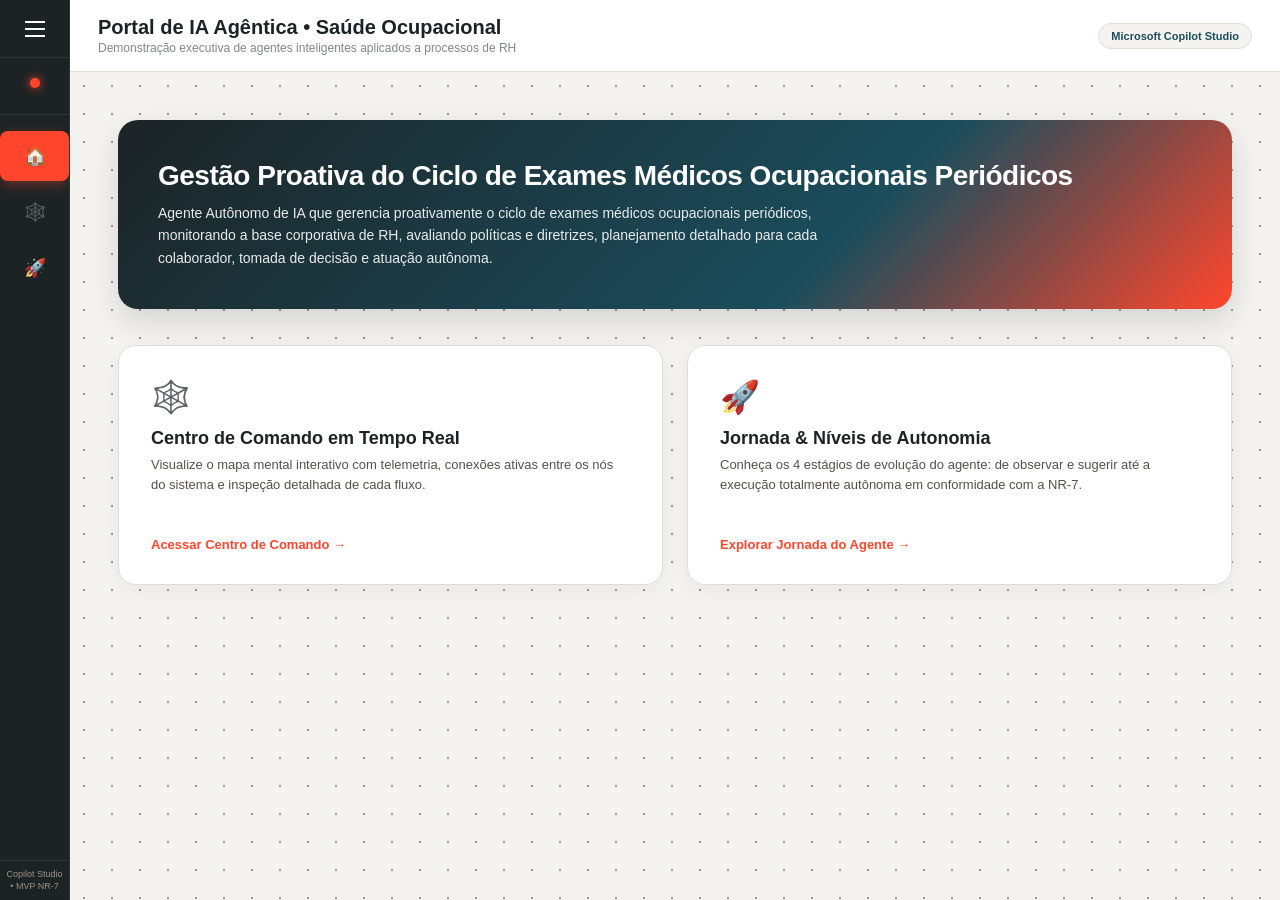
<file: index.html>
<!DOCTYPE html>
<html lang="pt-BR">
<head>
  <meta charset="UTF-8">
  <meta name="viewport" content="width=device-width, initial-scale=1.0">
  <title>Kyndryl Agentic AI • Portal</title>
  <link rel="stylesheet" href="css/variables.css">
  <link rel="stylesheet" href="css/layout.css">
  <style>
    .home-content {
      flex: 1;
      background-color: var(--kyn-sand-bg);
      background-image: radial-gradient(var(--kyn-sand-gray) 1.2px, transparent 1.2px);
      background-size: 28px 28px;
      padding: 48px;
      overflow-y: auto;
    }

    .hero-banner {
      background: linear-gradient(135deg, var(--kyn-dark) 0%, var(--kyn-teal-deep) 65%, var(--kyn-red) 100%);
      color: white;
      padding: 40px;
      border-radius: 20px;
      box-shadow: 0 12px 30px rgba(28, 35, 37, 0.15);
      margin-bottom: 36px;
    }

    .hero-banner h1 { font-size: 28px; font-weight: 800; letter-spacing: -0.5px; }
    .hero-banner p { font-size: 14px; opacity: 0.9; margin-top: 10px; max-width: 680px; line-height: 1.6; }

    .hub-grid {
      display: grid;
      grid-template-columns: 1fr 1fr;
      gap: 24px;
    }

    .hub-card {
      background: white;
      border: 1px solid var(--kyn-border);
      border-radius: 18px;
      padding: 32px;
      text-decoration: none;
      color: inherit;
      box-shadow: 0 6px 22px rgba(28, 35, 37, 0.05);
      transition: transform 0.2s, box-shadow 0.2s, border-color 0.2s;
      display: flex;
      flex-direction: column;
      justify-content: space-between;
      height: 240px;
    }

    .hub-card:hover {
      transform: translateY(-5px);
      box-shadow: 0 16px 36px rgba(28, 35, 37, 0.12);
      border-color: var(--kyn-red);
    }

    .hub-card-icon { font-size: 32px; margin-bottom: 12px; }
    .hub-card h3 { font-size: 18px; font-weight: 700; color: var(--kyn-dark); }
    .hub-card p { font-size: 13px; color: var(--kyn-gray-dark); margin-top: 6px; line-height: 1.5; }
    .hub-link-action { font-size: 13px; font-weight: 700; color: var(--kyn-red); margin-top: 16px; }
  </style>
</head>
<body>

  <!-- Menu Lateral Global -->
  <aside class="global-sidebar" id="globalSidebar">
    <!-- Botão de Menu Sanduíche -->
    <button class="sidebar-toggle" onclick="toggleSidebar()" title="Abrir/Fechar menu">
      <span></span>
      <span></span>
      <span></span>
    </button>
    <div>
      <div class="sidebar-header">
        <div class="brand-logo">
          <div class="dot"></div>
          <div>
            <h2>Kyndryl AI</h2>
            <span>Agentic Framework</span>
          </div>
        </div>
      </div>
      <nav class="sidebar-nav">
        <a href="index.html" class="nav-link active">
          <span class="nav-icon">🏠</span> Início / Visão Geral
        </a>
        <a href="command-center.html" class="nav-link">
          <span class="nav-icon">🕸️</span> Centro de Comando
        </a>
        <a href="agent-journey.html" class="nav-link">
          <span class="nav-icon">🚀</span> Jornada & Autonomia
        </a>
      </nav>
    </div>
    <div class="sidebar-footer">
      <span>Copilot Studio • MVP NR-7</span>
    </div>
  </aside>

  <!-- Conteúdo Principal -->
  <div class="main-wrapper">
    <header class="page-header">
      <div>
        <h1>Portal de IA Agêntica • Saúde Ocupacional</h1>
        <p>Demonstração executiva de agentes inteligentes aplicados a processos de RH</p>
      </div>
      <span class="badge-tag">Microsoft Copilot Studio</span>
    </header>

    <main class="home-content">
      <div class="hero-banner">
        <h1>Gestão Proativa do Ciclo de Exames Médicos Ocupacionais Periódicos</h1>
        <p>Agente Autônomo de IA que gerencia proativamente o ciclo de exames médicos ocupacionais periódicos, monitorando a base corporativa de RH, avaliando políticas e diretrizes, planejamento detalhado para cada colaborador, tomada de decisão e atuação autônoma.</p>
      </div>

      <div class="hub-grid">
        <a href="command-center.html" class="hub-card">
          <div>
            <div class="hub-card-icon">🕸️</div>
            <h3>Centro de Comando em Tempo Real</h3>
            <p>Visualize o mapa mental interativo com telemetria, conexões ativas entre os nós do sistema e inspeção detalhada de cada fluxo.</p>
          </div>
          <div class="hub-link-action">Acessar Centro de Comando →</div>
        </a>

        <a href="agent-journey.html" class="hub-card">
          <div>
            <div class="hub-card-icon">🚀</div>
            <h3>Jornada & Níveis de Autonomia</h3>
            <p>Conheça os 4 estágios de evolução do agente: de observar e sugerir até a execução totalmente autônoma em conformidade com a NR-7.</p>
          </div>
          <div class="hub-link-action">Explorar Jornada do Agente →</div>
        </a>

      </div>
    </main>
  </div>

  <script src="js/navigation.js"></script>
</body>
</html>
</file>
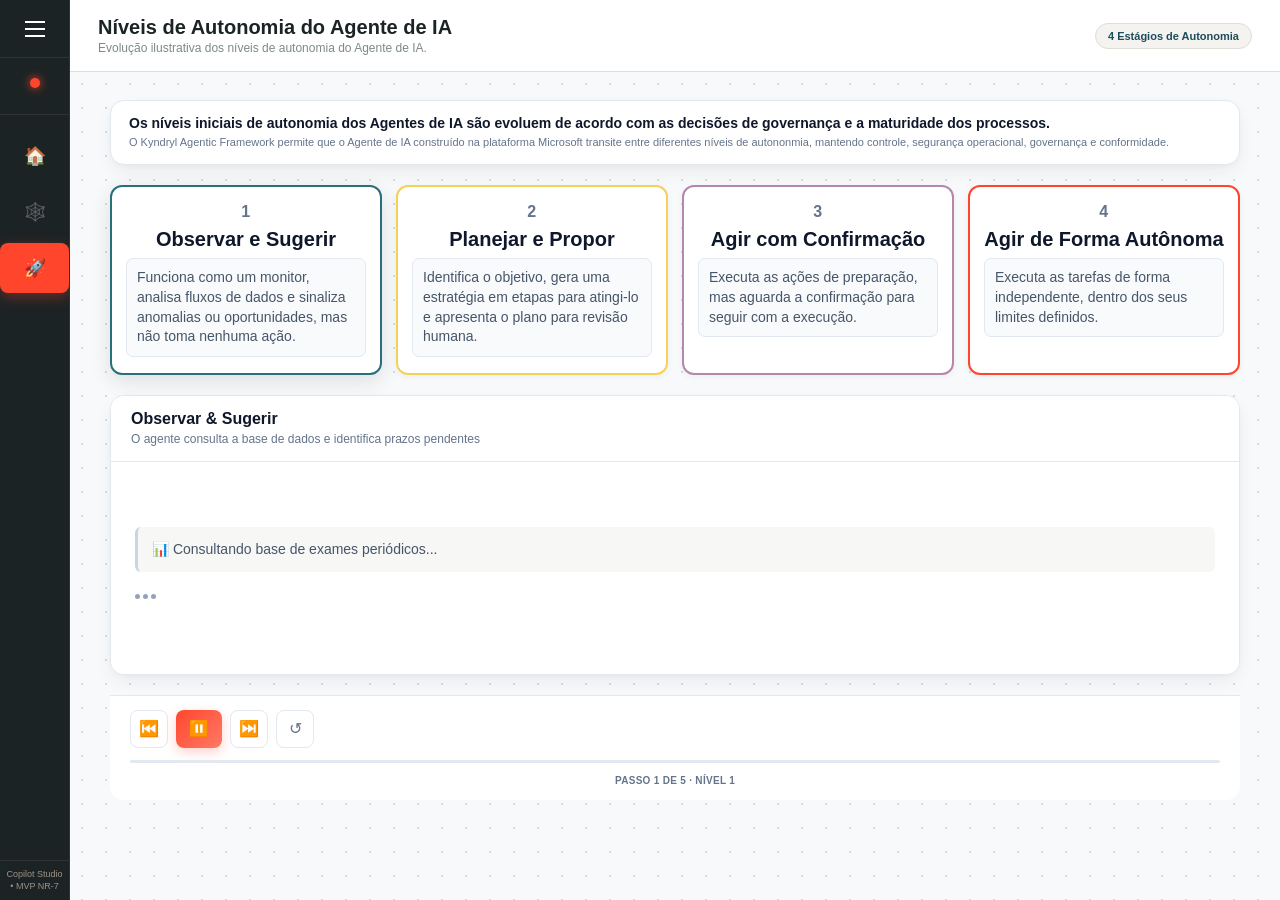
<file: agent-journey.html>
<!DOCTYPE html>
<html lang="pt-BR">
<head>
  <meta charset="UTF-8">
  <meta name="viewport" content="width=device-width, initial-scale=1.0">
  <title>Kyndryl Agentic AI • Jornada do Agente</title>
  <link rel="stylesheet" href="css/variables.css">
  <link rel="stylesheet" href="css/layout.css">
  <link rel="stylesheet" href="css/journey.css">
</head>
<body>

  <!-- Menu Lateral Global -->
  <aside class="global-sidebar" id="globalSidebar">
    <!-- Botão de Menu Sanduíche -->
    <button class="sidebar-toggle" onclick="toggleSidebar()" title="Abrir/Fechar menu">
      <span></span>
      <span></span>
      <span></span>
    </button>
    <div>
      <div class="sidebar-header">
        <div class="brand-logo">
          <div class="dot"></div>
          <div>
            <h2>Kyndryl AI</h2>
            <span>Agentic Framework</span>
          </div>
        </div>
      </div>
      <nav class="sidebar-nav">
        <a href="index.html" class="nav-link">
          <span class="nav-icon">🏠</span> Início / Visão Geral
        </a>
        <a href="command-center.html" class="nav-link">
          <span class="nav-icon">🕸️</span> Centro de Comando
        </a>
        <a href="agent-journey.html" class="nav-link active">
          <span class="nav-icon">🚀</span> Jornada & Autonomia
        </a>
      </nav>
    </div>
    <div class="sidebar-footer">
      <span>Copilot Studio • MVP NR-7</span>
    </div>
  </aside>

  <div class="main-wrapper">
    <header class="page-header">
      <div>
        <h1>Níveis de Autonomia do Agente de IA</h1>
        <p>Evolução ilustrativa dos níveis de autonomia do Agente de IA.</p>
      </div>
      <span class="badge-tag">4 Estágios de Autonomia</span>
    </header>

    <main class="journey-container">
      <div class="journey-intro">
        <h2>Os níveis iniciais de autonomia dos Agentes de IA são evoluem de acordo com as decisões de governança e a maturidade dos processos.</h2>
        <p>O Kyndryl Agentic Framework permite que o Agente de IA construído na plataforma Microsoft transite entre diferentes níveis de autononmia, mantendo controle, segurança operacional, governança e conformidade.</p>
      </div>

      <!-- PLAYER INTERATIVO -->
      <div class="journey-player">
        <!-- Timeline dos 4 Estágios -->
        <div class="journey-timeline" id="journeyTimeline"></div>

        <!-- Tela do Player -->
        <div class="journey-screen">
          <div class="journey-screen-header">
            <div>
              <h3 id="journeyScreenTitle">Observar & Sugerir</h3>
              <p id="journeyScreenDesc">O agente consulta a base de dados e identifica prazos pendentes</p>
            </div>
          </div>
          <div class="journey-log" id="journeyLog"></div>
        </div>

        <!-- Controles -->
        <div class="journey-controls">
          <div class="journey-control-buttons">
            <button id="journeyPrevBtn" class="journey-btn" title="Estágio anterior">⏮️</button>
            <button id="journeyPlayBtn" class="journey-btn play-btn" title="Reproduzir">▶️</button>
            <button id="journeyNextBtn" class="journey-btn" title="Próximo estágio">⏭️</button>
            <button id="journeyRestartBtn" class="journey-btn" title="Reiniciar">↺</button>
          </div>

          <div class="journey-progress">
            <div class="journey-progress-bar"></div>
          </div>

          <span id="journeyStepLabel" class="journey-step-label">Passo 1 de 5 · Nível 1</span>
        </div>
      </div>
    </main>
  </div>

  <script src="js/navigation.js"></script>
  <script src="js/journey-player.js"></script>
</body>
</html>
</file>
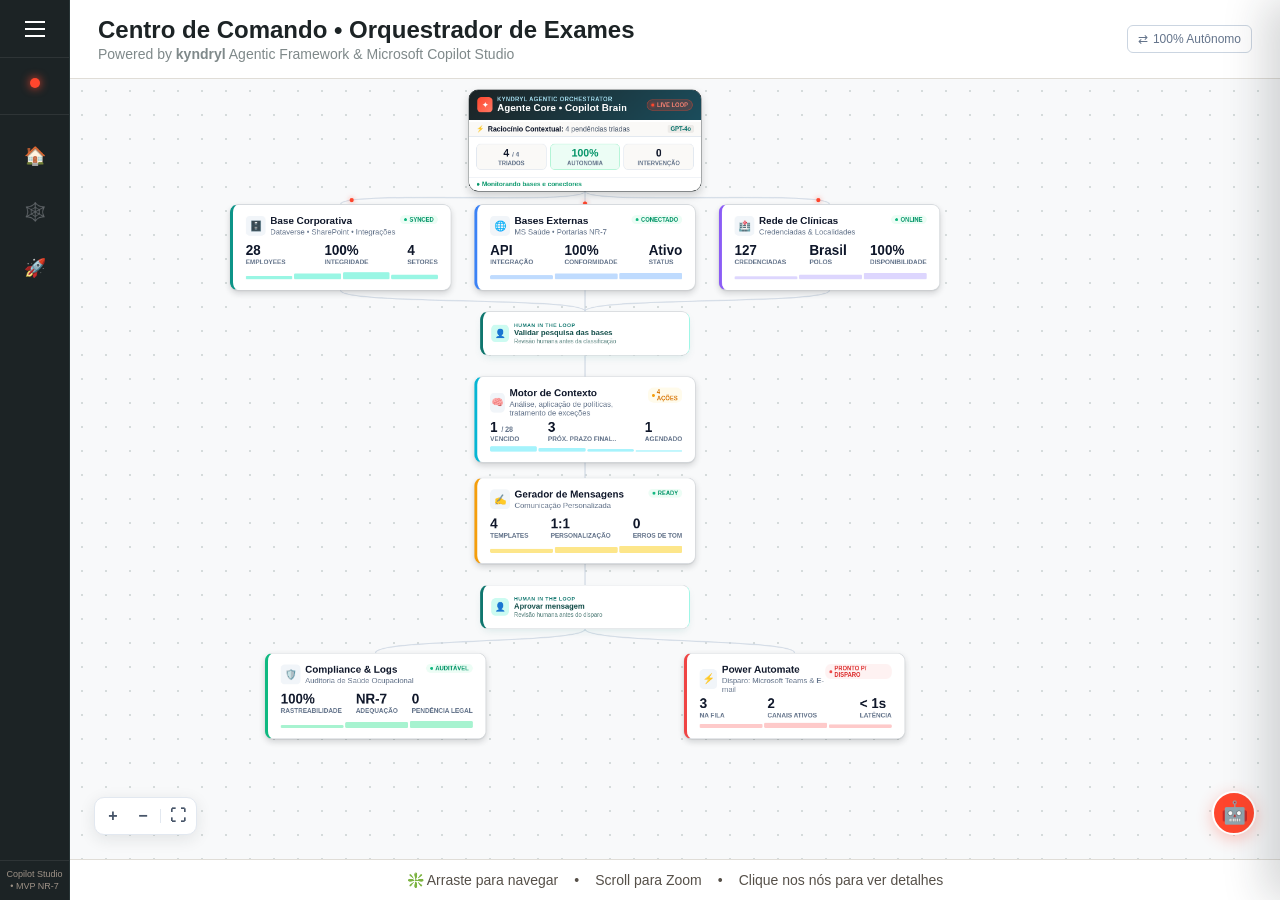
<file: command-center hitl.html>
<!DOCTYPE html>
<html lang="pt-BR">
<head>
  <meta charset="UTF-8">
  <meta name="viewport" content="width=device-width, initial-scale=1.0">
  <title>Kyndryl Agentic AI • Command Centre</title>

  <link rel="stylesheet" href="css/agent-chat.css">
  <link rel="stylesheet" href="css/variables.css">
  <link rel="stylesheet" href="css/layout.css">
  <link rel="stylesheet" href="css/command-center htil.css">
  <link rel="stylesheet" href="css/drawer.css">
</head>
<body>

  <!-- Menu Lateral Global -->
  <aside class="global-sidebar" id="globalSidebar">
    <!-- Botão de Menu Sanduíche -->
    <button class="sidebar-toggle" onclick="toggleSidebar()" title="Abrir/Fechar menu">
      <span></span>
      <span></span>
      <span></span>
    </button>
    <div>
      <div class="sidebar-header">
        <div class="brand-logo">
          <div class="dot"></div>
          <div>
            <h2>Kyndryl AI</h2>
            <span>Agentic Framework</span>
          </div>
        </div>
      </div>
      <nav class="sidebar-nav">
        <a href="index.html" class="nav-link">
          <span class="nav-icon">🏠</span> Início / Visão Geral
        </a>
        <a href="command-center.html" class="nav-link active">
          <span class="nav-icon">🕸️</span> Centro de Comando
        </a>
        <a href="agent-journey.html" class="nav-link">
          <span class="nav-icon">🚀</span> Jornada & Autonomia
        </a>
      </nav>
    </div>
    <div class="sidebar-footer">
      <span>Copilot Studio • MVP NR-7</span>
    </div>
  </aside>

  <!-- Conteúdo Principal -->
  <div class="main-wrapper">
    <header class="page-header">
      <div>
        <h1>Centro de Comando • Orquestrador de Exames</h1>
        <p>Powered by <strong>kyndryl</strong> Agentic Framework & Microsoft Copilot Studio</p>
      </div>
      <a class="header-view-switch" href="command-center.html" aria-label="Voltar ao fluxo padrão">
        <span aria-hidden="true">⇄</span> 100% Autônomo
      </a>
    </header>

    <!-- Canvas Viewport -->
    <main class="canvas-viewport" id="viewport">
      <div class="canvas-world" id="canvasWorld">
        <svg class="connection-layer" id="svgConnections"></svg>

        <div class="nodes-layer">

          <!-- ==========================================
               NÍVEL 1: AGENTE CORE
          =========================================== -->
          <div class="card card-center pos-core border-purple theme-purple" id="node-core" onclick="handleCardClick('copilotAgent')">
            <div class="center-header">
              <div class="center-title-group">
                <div class="agent-avatar"><span class="avatar-spark">✦</span></div>
                <div>
                  <span class="center-tag">Kyndryl Agentic Orchestrator</span>
                  <h2>Agente Core • Copilot Brain</h2>
                </div>
              </div>
              <span class="badge-live-pulse"><span class="pulse-dot"></span>LIVE LOOP</span>
            </div>

            <div class="agent-status-bar">
              <span class="status-indicator">⚡</span>
              <span class="status-text"><strong>Raciocínio Contextual:</strong> 4 pendências triadas</span>
              <span class="status-chip">GPT-4o</span>
            </div>

            <div class="center-metrics-grid">
              <div class="center-metric-box">
                <div class="c-val">4 <span>/ 4</span></div>
                <div class="c-lbl">Triados</div>
              </div>
              <div class="center-metric-box highlight">
                <div class="c-val">100%</div>
                <div class="c-lbl">Autonomia</div>
              </div>
              <div class="center-metric-box">
                <div class="c-val">0</div>
                <div class="c-lbl">Intervenção</div>
              </div>
            </div>

            <div class="center-footer">
              <span class="footer-state">● Monitorando bases e conectores</span>
            </div>
          </div>

          <!-- ==========================================
               NÍVEL 2: FONTES DE DADOS E CONECTORES
          =========================================== -->
          <!-- 2.1 Bases Corporativa -->
          <div class="card border-teal theme-teal" id="node-corporate-db" onclick="handleCardClick('database')">
            <div class="card-head">
              <div class="card-title-group">
                <div class="icon-box">🗄️</div>
                <div>
                  <h4>Base Corporativa</h4>
                  <p>Dataverse • SharePoint • Integrações</p>
                </div>
              </div>
              <span class="badge badge-healthy"><span class="badge-dot"></span>Synced</span>
            </div>
            <div class="metrics">
              <div class="metric-item"><div class="metric-val">28</div><div class="metric-label">Employees</div></div>
              <div class="metric-item"><div class="metric-val">100%</div><div class="metric-label">Integridade</div></div>
              <div class="metric-item"><div class="metric-val">4</div><div class="metric-label">Setores</div></div>
            </div>
            <div class="mini-chart">
              <div class="bar" style="height: 50%;"></div>
              <div class="bar" style="height: 80%;"></div>
              <div class="bar" style="height: 100%;"></div>
              <div class="bar" style="height: 70%;"></div>
            </div>
          </div>

          <!-- 2.2 Bases Externas -->
          <div class="card border-blue theme-blue" id="node-external-ms" onclick="handleCardClick('externalBases')">
            <div class="card-head">
              <div class="card-title-group">
                <div class="icon-box">🌐</div>
                <div>
                  <h4>Bases Externas</h4>
                  <p>MS Saúde • Portarias NR-7</p>
                </div>
              </div>
              <span class="badge badge-healthy"><span class="badge-dot"></span>Conectado</span>
            </div>
            <div class="metrics">
              <div class="metric-item"><div class="metric-val">API</div><div class="metric-label">Integração</div></div>
              <div class="metric-item"><div class="metric-val">100%</div><div class="metric-label">Conformidade</div></div>
              <div class="metric-item"><div class="metric-val">Ativo</div><div class="metric-label">Status</div></div>
            </div>
            <div class="mini-chart">
              <div class="bar" style="height: 60%;"></div>
              <div class="bar" style="height: 85%;"></div>
              <div class="bar" style="height: 95%;"></div>
            </div>
          </div>

          <!-- 2.3 Rede de Clínicas -->
          <div class="card border-purple theme-purple" id="node-clinics" onclick="handleCardClick('clinics')">
            <div class="card-head">
              <div class="card-title-group">
                <div class="icon-box">🏥</div>
                <div>
                  <h4>Rede de Clínicas</h4>
                  <p>Credenciadas & Localidades</p>
                </div>
              </div>
              <span class="badge badge-healthy"><span class="badge-dot"></span>Online</span>
            </div>
            <div class="metrics">
              <div class="metric-item"><div class="metric-val">127</div><div class="metric-label">Credenciadas</div></div>
              <div class="metric-item"><div class="metric-val">Brasil</div><div class="metric-label">Polos</div></div>
              <div class="metric-item"><div class="metric-val">100%</div><div class="metric-label">Disponibilidade</div></div>
            </div>
            <div class="mini-chart">
              <div class="bar" style="height: 40%;"></div>
              <div class="bar" style="height: 70%;"></div>
              <div class="bar" style="height: 90%;"></div>
            </div>
          </div>

          <!-- ==========================================
               NÍVEL 3: HUMAN IN THE LOOP - PESQUISA
          =========================================== -->
          <div class="card human-loop-card border-human" id="node-hitl-research" onclick="handleCardClick('hitlResearch')">
            <div class="human-loop-content">
              <div class="human-loop-icon">👤</div>
              <div>
                <span class="human-loop-kicker">Human in the loop</span>
                <h4>Validar pesquisa das bases</h4>
                <p>Revisão humana antes da classificação</p>
              </div>
            </div>
          </div>

          <!-- ==========================================
               NÍVEL 4: PROCESSAMENTO CENTRAL
          =========================================== -->
          <!-- Motor de Contexto -->
          <div class="card border-aqua theme-aqua" id="node-context-engine" onclick="handleCardClick('triage')">
            <div class="card-head">
              <div class="card-title-group">
                <div class="icon-box">🧠</div>
                <div>
                  <h4>Motor de Contexto</h4>
                  <p>Análise, aplicação de políticas, tratamento de exceções</p>
                </div>
              </div>
              <span class="badge badge-watch"><span class="badge-dot"></span>4 Ações</span>
            </div>
            <div class="metrics">
              <div class="metric-item"><div class="metric-val">1 <span>/ 28</span></div><div class="metric-label">Vencido</div></div>
              <div class="metric-item"><div class="metric-val">3</div><div class="metric-label">Próx. Prazo Final..</div></div>
              <div class="metric-item"><div class="metric-val">1</div><div class="metric-label">Agendado</div></div>
            </div>
            <div class="mini-chart">
              <div class="bar" style="height: 90%;"></div>
              <div class="bar" style="height: 60%;"></div>
              <div class="bar" style="height: 40%;"></div>
              <div class="bar" style="height: 20%;"></div>
            </div>
          </div>

          <!-- ==========================================
            NÍVEL 5: COMUNICAÇÃO
          =========================================== -->
          <!-- Gerador de Mensagens -->
          <div class="card border-amber theme-amber" id="node-msg-gen" onclick="handleCardClick('promptEngine')">
            <div class="card-head">
              <div class="card-title-group">
                <div class="icon-box">✍️</div>
                <div>
                  <h4>Gerador de Mensagens</h4>
                  <p>Comunicação Personalizada</p>
                </div>
              </div>
              <span class="badge badge-healthy"><span class="badge-dot"></span>Ready</span>
            </div>
            <div class="metrics">
              <div class="metric-item"><div class="metric-val">4</div><div class="metric-label">Templates</div></div>
              <div class="metric-item"><div class="metric-val">1:1</div><div class="metric-label">Personalização</div></div>
              <div class="metric-item"><div class="metric-val">0</div><div class="metric-label">Erros de Tom</div></div>
            </div>
            <div class="mini-chart">
              <div class="bar" style="height: 60%;"></div>
              <div class="bar" style="height: 80%;"></div>
              <div class="bar" style="height: 100%;"></div>
            </div>
          </div>

          <!-- ==========================================
               NÍVEL 6: HUMAN IN THE LOOP - MENSAGEM
          =========================================== -->
          <div class="card human-loop-card border-human" id="node-hitl-message" onclick="handleCardClick('hitlMessage')">
            <div class="human-loop-content">
              <div class="human-loop-icon">👤</div>
              <div>
                <span class="human-loop-kicker">Human in the loop</span>
                <h4>Aprovar mensagem</h4>
                <p>Revisão humana antes do disparo</p>
              </div>
            </div>
          </div>

          <!-- ==========================================
               NÍVEL 7: EXECUÇÃO & AUDITORIA
          =========================================== -->
          <!-- 5.1 Compliance & Logs -->
          <div class="card border-green theme-green" id="node-compliance" onclick="handleCardClick('compliance')">
            <div class="card-head">
              <div class="card-title-group">
                <div class="icon-box">🛡️</div>
                <div>
                  <h4>Compliance & Logs</h4>
                  <p>Auditoria de Saúde Ocupacional</p>
                </div>
              </div>
              <span class="badge badge-healthy"><span class="badge-dot"></span>Auditável</span>
            </div>
            <div class="metrics">
              <div class="metric-item"><div class="metric-val">100%</div><div class="metric-label">Rastreabilidade</div></div>
              <div class="metric-item"><div class="metric-val">NR-7</div><div class="metric-label">Adequação</div></div>
              <div class="metric-item"><div class="metric-val">0</div><div class="metric-label">Pendência Legal</div></div>
            </div>
            <div class="mini-chart">
              <div class="bar" style="height: 40%;"></div>
              <div class="bar" style="height: 80%;"></div>
              <div class="bar" style="height: 100%;"></div>
            </div>
          </div>

          <!-- 5.2 Disparador Multicanal -->
          <div class="card border-red theme-red" id="node-dispatch" onclick="handleCardClick('dispatch')">
            <div class="card-head">
              <div class="card-title-group">
                <div class="icon-box">⚡</div>
                <div>
                  <h4>Power Automate</h4>
                  <p>Disparo: Microsoft Teams & E-mail</p>
                </div>
              </div>
              <span class="badge badge-action"><span class="badge-dot"></span>Pronto p/ Disparo</span>
            </div>
            <div class="metrics">
              <div class="metric-item"><div class="metric-val">3</div><div class="metric-label">Na Fila</div></div>
              <div class="metric-item"><div class="metric-val">2</div><div class="metric-label">Canais Ativos</div></div>
              <div class="metric-item"><div class="metric-val">&lt; 1s</div><div class="metric-label">Latência</div></div>
            </div>
            <div class="mini-chart">
              <div class="bar" style="height: 70%;"></div>
              <div class="bar" style="height: 90%;"></div>
              <div class="bar" style="height: 60%;"></div>
            </div>
          </div>

        </div> <!-- /nodes-layer -->
      </div> <!-- /canvasWorld -->

      <!-- Controles Flutuantes (Esquerda) -->
      <div class="canvas-controls canvas-controls-left">
        <button class="btn-ctrl" onclick="zoomIn()" title="Aproximar (+)">+</button>
        <button class="btn-ctrl" onclick="zoomOut()" title="Afastar (-)">−</button>
        <div class="ctrl-divider"></div>
        <button class="btn-ctrl" onclick="fitView()" title="Ajustar à Tela">⛶</button>
      </div>

      <!-- Botão FAB do Agente (Direita) -->
      <button class="fab-agent-button" onclick="openAgentChat()" title="Conversar com o AI Agent">🤖</button>
    </main>

    <!-- Rodapé -->
    <footer style="padding: 12px 28px; background: white; border-top: 1px solid var(--kyn-border); font-size: 12px; color: var(--kyn-gray-dark); display: flex; justify-content: center; gap: 16px; z-index: 20;">
      <span>❇️ Arraste para navegar</span>
      <span>•</span>
      <span>Scroll para Zoom</span>
      <span>•</span>
      <span>Clique nos nós para ver detalhes</span>
    </footer>
  </div>

  <!-- Drawer Lateral -->
  <div class="drawer-overlay" id="drawerOverlay" onclick="closeDrawer()"></div>
  <aside class="drawer" id="sideDrawer">
    <div class="drawer-header">
      <div class="drawer-title-group">
        <span class="drawer-dot" id="drawerDot"></span>
        <div>
          <h2 id="drawerTitle">Módulo do Agente</h2>
          <p id="drawerSummary">Status e Ações</p>
        </div>
      </div>
      <button class="btn-close" onclick="closeDrawer()" title="Fechar (ESC)">✕</button>
    </div>
    <div class="drawer-subheader">
      <span class="owner-badge" id="drawerOwner">Orquestrado por Kyndryl Agentic AI</span>
    </div>
    <div class="drawer-body" id="drawerActionsList"></div>
    <div class="drawer-footer">
      <button class="btn-composer" onclick="openAgentChat()">
        <span>✦</span> Conversar com o AI Agent
      </button>
    </div>
  </aside>

  <!-- AI AGENT CHAT -->
  <div class="agent-chat-overlay" id="agentChatOverlay" onclick="closeAgentChat()"></div>
  <aside class="agent-chat" id="agentChat">
    <div class="agent-chat-header">
      <div class="agent-chat-title">
        <div class="agent-chat-avatar">✦</div>
        <div>
          <span class="agent-chat-label">Kyndryl Agentic AI</span>
          <h2>Health AI Agent</h2>
          <span class="agent-chat-status" id="agentProfileStatus">
            <span class="agent-online-dot"></span>
            Online • Connected to employee data
          </span>
        </div>
      </div>
      <div class="agent-header-actions">
        <button class="agent-profile-button" id="agentProfileButton" type="button" onclick="toggleProfileMenu()" title="Alterar perfil" aria-label="Alterar perfil">👤</button>
        <button class="agent-chat-close" type="button" onclick="closeAgentChat()" title="Fechar">✕</button>
      </div>
    </div>

    <div class="agent-chat-messages" id="agentChatMessages">
      <div class="agent-message agent">
        <div class="message-avatar">✦</div>
        <div class="message-content">
          <div class="message-author">AI Agent</div>
          <div class="message-bubble">
            Olá! 👋 Estou conectado à base de funcionários.
            Posso consultar exames vencidos, próximos vencimentos e informações de colaboradores.
            Como posso ajudar?
          </div>
        </div>
      </div>
    </div>

    <div class="agent-chat-suggestions" id="agentChatSuggestions">
      <button onclick="sendSuggestedQuestion('Quem está com exame vencido?')">Exames vencidos</button>
      <button onclick="sendSuggestedQuestion('Quem precisa fazer exame nos próximos 30 dias?')">Próximos 30 dias</button>
      <button onclick="sendSuggestedQuestion('Faça um resumo da situação dos exames')">Resumo geral</button>
    </div>

    <div class="agent-chat-input-area">
      <textarea id="agentChatInput" placeholder="Pergunte sobre os exames periódicos..." rows="1" onkeydown="handleAgentInput(event)"></textarea>
      <button class="agent-send-button" id="agentSendButton" onclick="sendAgentMessage()">➤</button>
    </div>
  </aside>
  <div class="agent-profile-menu" id="agentProfileMenu" aria-hidden="true">
    <span class="agent-profile-menu-title">Visualizar como</span>
    <button type="button" data-profile="funcionario"><strong>Funcionário</strong><span>Meus dados e próximos passos</span></button>
    <button type="button" data-profile="gerente"><strong>Gerente</strong><span>Resumo da equipe</span></button>
    <button type="button" data-profile="rh"><strong>RH</strong><span>Visão completa</span></button>
    <button type="button" data-profile="ti"><strong>TI</strong><span>Indicadores anonimizados</span></button>
  </div>

  <!-- Scripts -->
  <script src="js/data.js"></script>
  <script src="js/drawer.js"></script>
  <script src="js/command-center htil.js"></script>
  <script src="js/navigation.js"></script>
  <script src="js/fake-agent-data.js?v=static-1"></script>
  <script src="js/agent-chat.js?v=static-1"></script>
</body>
</html>
</file>
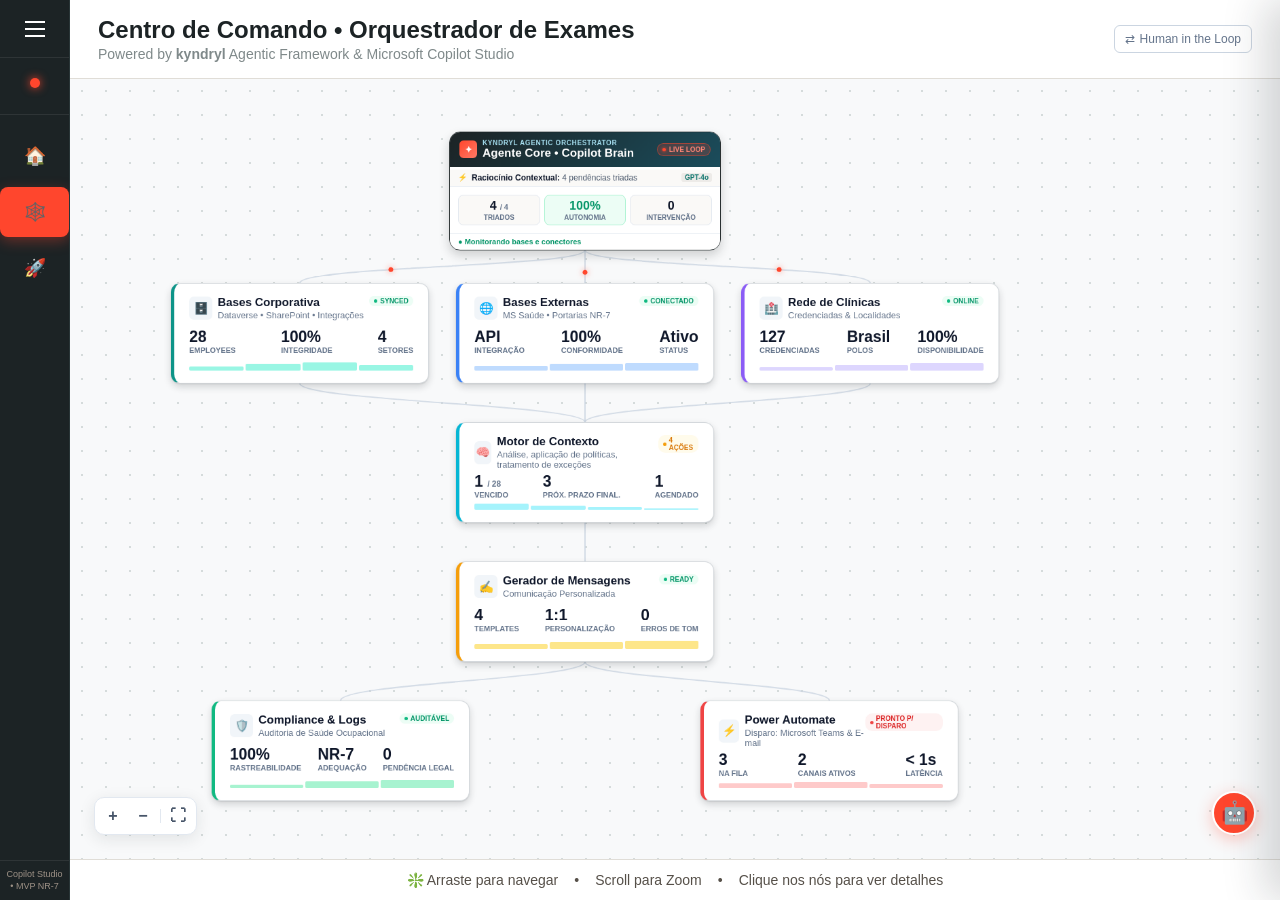
<file: command-center.html>
<!DOCTYPE html>
<html lang="pt-BR">
<head>
  <meta charset="UTF-8">
  <meta name="viewport" content="width=device-width, initial-scale=1.0">
  <title>Kyndryl Agentic AI • Command Centre</title>

  <link rel="stylesheet" href="css/agent-chat.css">
  <link rel="stylesheet" href="css/variables.css">
  <link rel="stylesheet" href="css/layout.css">
  <link rel="stylesheet" href="css/command-center.css">
  <link rel="stylesheet" href="css/drawer.css">
</head>
<body>

  <!-- Menu Lateral Global -->
  <aside class="global-sidebar" id="globalSidebar">
    <!-- Botão de Menu Sanduíche -->
    <button class="sidebar-toggle" onclick="toggleSidebar()" title="Abrir/Fechar menu">
      <span></span>
      <span></span>
      <span></span>
    </button>
    <div>
      <div class="sidebar-header">
        <div class="brand-logo">
          <div class="dot"></div>
          <div>
            <h2>Kyndryl AI</h2>
            <span>Agentic Framework</span>
          </div>
        </div>
      </div>
      <nav class="sidebar-nav">
        <a href="index.html" class="nav-link">
          <span class="nav-icon">🏠</span> Início / Visão Geral
        </a>
        <a href="command-center.html" class="nav-link active">
          <span class="nav-icon">🕸️</span> Centro de Comando
        </a>
        <a href="agent-journey.html" class="nav-link">
          <span class="nav-icon">🚀</span> Jornada & Autonomia
        </a>
      </nav>
    </div>
    <div class="sidebar-footer">
      <span>Copilot Studio • MVP NR-7</span>
    </div>
  </aside>

  <!-- Conteúdo Principal -->
  <div class="main-wrapper">
    <header class="page-header">
      <div>
        <h1>Centro de Comando • Orquestrador de Exames</h1>
        <p>Powered by <strong>kyndryl</strong> Agentic Framework & Microsoft Copilot Studio</p>
      </div>
      <a class="header-view-switch" href="command-center hitl.html" aria-label="Abrir fluxo com Human in the Loop">
        <span aria-hidden="true">⇄</span> Human in the Loop
      </a>
    </header>

    <!-- Canvas Viewport -->
    <main class="canvas-viewport" id="viewport">
      <div class="canvas-world" id="canvasWorld">
        <svg class="connection-layer" id="svgConnections"></svg>

        <div class="nodes-layer">

          <!-- ==========================================
               NÍVEL 1: AGENTE CORE
          =========================================== -->
          <div class="card card-center pos-core border-purple theme-purple" id="node-core" onclick="handleCardClick('copilotAgent')">
            <div class="center-header">
              <div class="center-title-group">
                <div class="agent-avatar"><span class="avatar-spark">✦</span></div>
                <div>
                  <span class="center-tag">Kyndryl Agentic Orchestrator</span>
                  <h2>Agente Core • Copilot Brain</h2>
                </div>
              </div>
              <span class="badge-live-pulse"><span class="pulse-dot"></span>LIVE LOOP</span>
            </div>

            <div class="agent-status-bar">
              <span class="status-indicator">⚡</span>
              <span class="status-text"><strong>Raciocínio Contextual:</strong> 4 pendências triadas</span>
              <span class="status-chip">GPT-4o</span>
            </div>

            <div class="center-metrics-grid">
              <div class="center-metric-box">
                <div class="c-val">4 <span>/ 4</span></div>
                <div class="c-lbl">Triados</div>
              </div>
              <div class="center-metric-box highlight">
                <div class="c-val">100%</div>
                <div class="c-lbl">Autonomia</div>
              </div>
              <div class="center-metric-box">
                <div class="c-val">0</div>
                <div class="c-lbl">Intervenção</div>
              </div>
            </div>

            <div class="center-footer">
              <span class="footer-state">● Monitorando bases e conectores</span>
            </div>
          </div>

          <!-- ==========================================
               NÍVEL 2: FONTES DE DADOS E CONECTORES
          =========================================== -->
          <!-- 2.1 Base Corporativa -->
          <div class="card border-teal theme-teal" id="node-corporate-db" onclick="handleCardClick('database')">
            <div class="card-head">
              <div class="card-title-group">
                <div class="icon-box">🗄️</div>
                <div>
                  <h4>Bases Corporativa</h4>
                  <p>Dataverse • SharePoint • Integrações</p>
                </div>
              </div>
              <span class="badge badge-healthy"><span class="badge-dot"></span>Synced</span>
            </div>
            <div class="metrics">
              <div class="metric-item"><div class="metric-val">28</div><div class="metric-label">Employees</div></div>
              <div class="metric-item"><div class="metric-val">100%</div><div class="metric-label">Integridade</div></div>
              <div class="metric-item"><div class="metric-val">4</div><div class="metric-label">Setores</div></div>
            </div>
            <div class="mini-chart">
              <div class="bar" style="height: 50%;"></div>
              <div class="bar" style="height: 80%;"></div>
              <div class="bar" style="height: 100%;"></div>
              <div class="bar" style="height: 70%;"></div>
            </div>
          </div>

          <!-- 2.2 Bases Externas -->
          <div class="card border-blue theme-blue" id="node-external-ms" onclick="handleCardClick('externalBases')">
            <div class="card-head">
              <div class="card-title-group">
                <div class="icon-box">🌐</div>
                <div>
                  <h4>Bases Externas</h4>
                  <p>MS Saúde • Portarias NR-7</p>
                </div>
              </div>
              <span class="badge badge-healthy"><span class="badge-dot"></span>Conectado</span>
            </div>
            <div class="metrics">
              <div class="metric-item"><div class="metric-val">API</div><div class="metric-label">Integração</div></div>
              <div class="metric-item"><div class="metric-val">100%</div><div class="metric-label">Conformidade</div></div>
              <div class="metric-item"><div class="metric-val">Ativo</div><div class="metric-label">Status</div></div>
            </div>
            <div class="mini-chart">
              <div class="bar" style="height: 60%;"></div>
              <div class="bar" style="height: 85%;"></div>
              <div class="bar" style="height: 95%;"></div>
            </div>
          </div>

          <!-- 2.3 Rede de Clínicas -->
          <div class="card border-purple theme-purple" id="node-clinics" onclick="handleCardClick('clinics')">
            <div class="card-head">
              <div class="card-title-group">
                <div class="icon-box">🏥</div>
                <div>
                  <h4>Rede de Clínicas</h4>
                  <p>Credenciadas & Localidades</p>
                </div>
              </div>
              <span class="badge badge-healthy"><span class="badge-dot"></span>Online</span>
            </div>
            <div class="metrics">
              <div class="metric-item"><div class="metric-val">127</div><div class="metric-label">Credenciadas</div></div>
              <div class="metric-item"><div class="metric-val">Brasil</div><div class="metric-label">Polos</div></div>
              <div class="metric-item"><div class="metric-val">100%</div><div class="metric-label">Disponibilidade</div></div>
            </div>
            <div class="mini-chart">
              <div class="bar" style="height: 40%;"></div>
              <div class="bar" style="height: 70%;"></div>
              <div class="bar" style="height: 90%;"></div>
            </div>
          </div>

          <!-- ==========================================
               NÍVEL 3: PROCESSAMENTO CENTRAL
          =========================================== -->
          <!-- Motor de Contexto -->
          <div class="card border-aqua theme-aqua" id="node-context-engine" onclick="handleCardClick('triage')">
            <div class="card-head">
              <div class="card-title-group">
                <div class="icon-box">🧠</div>
                <div>
                  <h4>Motor de Contexto</h4>
                  <p>Análise, aplicação de políticas, tratamento de exceções</p>
                </div>
              </div>
              <span class="badge badge-watch"><span class="badge-dot"></span>4 Ações</span>
            </div>
            <div class="metrics">
              <div class="metric-item"><div class="metric-val">1 <span>/ 28</span></div><div class="metric-label">Vencido</div></div>
              <div class="metric-item"><div class="metric-val">3</div><div class="metric-label">Próx. Prazo Final.</div></div>
              <div class="metric-item"><div class="metric-val">1</div><div class="metric-label">Agendado</div></div>
            </div>
            <div class="mini-chart">
              <div class="bar" style="height: 90%;"></div>
              <div class="bar" style="height: 60%;"></div>
              <div class="bar" style="height: 40%;"></div>
              <div class="bar" style="height: 20%;"></div>
            </div>
          </div>

          <!-- ==========================================
               NÍVEL 4: COMUNICAÇÃO
          =========================================== -->
          <!-- Gerador de Mensagens -->
          <div class="card border-amber theme-amber" id="node-msg-gen" onclick="handleCardClick('promptEngine')">
            <div class="card-head">
              <div class="card-title-group">
                <div class="icon-box">✍️</div>
                <div>
                  <h4>Gerador de Mensagens</h4>
                  <p>Comunicação Personalizada</p>
                </div>
              </div>
              <span class="badge badge-healthy"><span class="badge-dot"></span>Ready</span>
            </div>
            <div class="metrics">
              <div class="metric-item"><div class="metric-val">4</div><div class="metric-label">Templates</div></div>
              <div class="metric-item"><div class="metric-val">1:1</div><div class="metric-label">Personalização</div></div>
              <div class="metric-item"><div class="metric-val">0</div><div class="metric-label">Erros de Tom</div></div>
            </div>
            <div class="mini-chart">
              <div class="bar" style="height: 60%;"></div>
              <div class="bar" style="height: 80%;"></div>
              <div class="bar" style="height: 100%;"></div>
            </div>
          </div>

          <!-- ==========================================
               NÍVEL 5: EXECUÇÃO & AUDITORIA
          =========================================== -->
          <!-- 5.1 Compliance & Logs -->
          <div class="card border-green theme-green" id="node-compliance" onclick="handleCardClick('compliance')">
            <div class="card-head">
              <div class="card-title-group">
                <div class="icon-box">🛡️</div>
                <div>
                  <h4>Compliance & Logs</h4>
                  <p>Auditoria de Saúde Ocupacional</p>
                </div>
              </div>
              <span class="badge badge-healthy"><span class="badge-dot"></span>Auditável</span>
            </div>
            <div class="metrics">
              <div class="metric-item"><div class="metric-val">100%</div><div class="metric-label">Rastreabilidade</div></div>
              <div class="metric-item"><div class="metric-val">NR-7</div><div class="metric-label">Adequação</div></div>
              <div class="metric-item"><div class="metric-val">0</div><div class="metric-label">Pendência Legal</div></div>
            </div>
            <div class="mini-chart">
              <div class="bar" style="height: 40%;"></div>
              <div class="bar" style="height: 80%;"></div>
              <div class="bar" style="height: 100%;"></div>
            </div>
          </div>

          <!-- 5.2 Disparador Multicanal -->
          <div class="card border-red theme-red" id="node-dispatch" onclick="handleCardClick('dispatch')">
            <div class="card-head">
              <div class="card-title-group">
                <div class="icon-box">⚡</div>
                <div>
                  <h4>Power Automate</h4>
                  <p>Disparo: Microsoft Teams & E-mail</p>
                </div>
              </div>
              <span class="badge badge-action"><span class="badge-dot"></span>Pronto p/ Disparo</span>
            </div>
            <div class="metrics">
              <div class="metric-item"><div class="metric-val">3</div><div class="metric-label">Na Fila</div></div>
              <div class="metric-item"><div class="metric-val">2</div><div class="metric-label">Canais Ativos</div></div>
              <div class="metric-item"><div class="metric-val">&lt; 1s</div><div class="metric-label">Latência</div></div>
            </div>
            <div class="mini-chart">
              <div class="bar" style="height: 70%;"></div>
              <div class="bar" style="height: 90%;"></div>
              <div class="bar" style="height: 60%;"></div>
            </div>
          </div>

        </div> <!-- /nodes-layer -->
      </div> <!-- /canvasWorld -->

      <!-- Controles Flutuantes (Esquerda) -->
      <div class="canvas-controls canvas-controls-left">
        <button class="btn-ctrl" onclick="zoomIn()" title="Aproximar (+)">+</button>
        <button class="btn-ctrl" onclick="zoomOut()" title="Afastar (-)">−</button>
        <div class="ctrl-divider"></div>
        <button class="btn-ctrl" onclick="fitView()" title="Ajustar à Tela">⛶</button>
      </div>

      <!-- Botão FAB do Agente (Direita) -->
      <button class="fab-agent-button" onclick="openAgentChat()" title="Conversar com o AI Agent">🤖</button>
    </main>

    <!-- Rodapé -->
    <footer style="padding: 12px 28px; background: white; border-top: 1px solid var(--kyn-border); font-size: 12px; color: var(--kyn-gray-dark); display: flex; justify-content: center; gap: 16px; z-index: 20;">
      <span>❇️ Arraste para navegar</span>
      <span>•</span>
      <span>Scroll para Zoom</span>
      <span>•</span>
      <span>Clique nos nós para ver detalhes</span>
    </footer>
  </div>

  <!-- Drawer Lateral -->
  <div class="drawer-overlay" id="drawerOverlay" onclick="closeDrawer()"></div>
  <aside class="drawer" id="sideDrawer">
    <div class="drawer-header">
      <div class="drawer-title-group">
        <span class="drawer-dot" id="drawerDot"></span>
        <div>
          <h2 id="drawerTitle">Módulo do Agente</h2>
          <p id="drawerSummary">Status e Ações</p>
        </div>
      </div>
      <button class="btn-close" onclick="closeDrawer()" title="Fechar (ESC)">✕</button>
    </div>
    <div class="drawer-subheader">
      <span class="owner-badge" id="drawerOwner">Orquestrado por Kyndryl Agentic AI</span>
    </div>
    <div class="drawer-body" id="drawerActionsList"></div>
    <div class="drawer-footer">
      <button class="btn-composer" onclick="openAgentChat()">
        <span>✦</span> Conversar com o AI Agent
      </button>
    </div>
  </aside>

  <!-- AI AGENT CHAT -->
  <div class="agent-chat-overlay" id="agentChatOverlay" onclick="closeAgentChat()"></div>
  <aside class="agent-chat" id="agentChat">
    <div class="agent-chat-header">
      <div class="agent-chat-title">
        <div class="agent-chat-avatar">✦</div>
        <div>
          <span class="agent-chat-label">Kyndryl Agentic AI</span>
          <h2>Health AI Agent</h2>
          <span class="agent-chat-status" id="agentProfileStatus">
            <span class="agent-online-dot"></span>
            Online • Connected to employee data
          </span>
        </div>
      </div>
      <div class="agent-header-actions">
        <button class="agent-profile-button" id="agentProfileButton" type="button" onclick="toggleProfileMenu()" title="Alterar perfil" aria-label="Alterar perfil">👤</button>
        <button class="agent-chat-close" type="button" onclick="closeAgentChat()" title="Fechar">✕</button>
      </div>
    </div>

    <div class="agent-chat-messages" id="agentChatMessages">
      <div class="agent-message agent">
        <div class="message-avatar">✦</div>
        <div class="message-content">
          <div class="message-author">AI Agent</div>
          <div class="message-bubble">
            Olá! 👋 Estou conectado à base de funcionários.
            Posso consultar exames vencidos, próximos vencimentos e informações de colaboradores.
            Como posso ajudar?
          </div>
        </div>
      </div>
    </div>

    <div class="agent-chat-suggestions" id="agentChatSuggestions">
      <button onclick="sendSuggestedQuestion('Quem está com exame vencido?')">Exames vencidos</button>
      <button onclick="sendSuggestedQuestion('Quem precisa fazer exame nos próximos 30 dias?')">Próximos 30 dias</button>
      <button onclick="sendSuggestedQuestion('Faça um resumo da situação dos exames')">Resumo geral</button>
    </div>

    <div class="agent-chat-input-area">
      <textarea id="agentChatInput" placeholder="Pergunte sobre os exames periódicos..." rows="1" onkeydown="handleAgentInput(event)"></textarea>
      <button class="agent-send-button" id="agentSendButton" onclick="sendAgentMessage()">➤</button>
    </div>
  </aside>
  <div class="agent-profile-menu" id="agentProfileMenu" aria-hidden="true">
    <span class="agent-profile-menu-title">Visualizar como</span>
    <button type="button" data-profile="funcionario"><strong>Funcionário</strong><span>Meus dados e próximos passos</span></button>
    <button type="button" data-profile="gerente"><strong>Gerente</strong><span>Resumo da equipe</span></button>
    <button type="button" data-profile="rh"><strong>RH</strong><span>Visão completa</span></button>
    <button type="button" data-profile="ti"><strong>TI</strong><span>Indicadores anonimizados</span></button>
  </div>

  <!-- Scripts -->
  <script src="js/data.js"></script>
  <script src="js/drawer.js"></script>
  <script src="js/command-center.js"></script>
  <script src="js/navigation.js"></script>
  <script src="js/fake-agent-data.js?v=static-1"></script>
  <script src="js/agent-chat.js?v=static-1"></script>
</body>
</html>
</file>
<file: css/variables.css>
/* ========================================================
   PALETA OFICIAL KYNDRYL & TOKENS GLOBAIS
======================================================== */
:root {
  --kyn-red: #FF462D;
  --kyn-red-light: #FEECEB;
  --kyn-red-dark: #BB4A4A;
  
  --kyn-teal: #29707A;
  --kyn-teal-deep: #1B4D5C;
  --kyn-aqua: #4AC5BB;
  --kyn-aqua-light: #E4F4F1;
  
  --kyn-green: #187E3F;
  --kyn-green-bright: #4CDD84;
  --kyn-green-light: #E8F8F0;
  
  --kyn-amber: #F4D25A;
  --kyn-amber-dark: #B59525;
  --kyn-amber-light: #FEF9E7;
  
  --kyn-purple: #B687AC;
  --kyn-purple-deep: #7B4F71;
  
  --kyn-dark: #1C2325;
  --kyn-charcoal: #293537;
  --kyn-gray-dark: #565049;
  --kyn-gray-medium: #7F898A;
  --kyn-sand-gray: #9E9287;
  --kyn-sand-bg: #F4F3F0;
  --kyn-border: #E0DDD7;
  
  --bg-white: #ffffff;
  --sidebar-width: 250px;
  --font-family: Arial, -apple-system, BlinkMacSystemFont, "Segoe UI", sans-serif;
}

/* ========================================================
   TRANSIÇÕES DE PÁGINA
======================================================== */
@keyframes fadeIn {
  from {
    opacity: 0;
  }
  to {
    opacity: 1;
  }
}

@keyframes fadeOut {
  from {
    opacity: 1;
  }
  to {
    opacity: 0;
  }
}

body {
  animation: fadeIn 0.6s ease-in-out;
}

body.fade-out {
  animation: fadeOut 0.4s ease-in-out;
}
</file>
<file: css/layout.css>
* {
  box-sizing: border-box;
  margin: 0;
  padding: 0;
  font-family: var(--font-family);
}

body {
  background-color: var(--bg-white);
  color: var(--kyn-dark);
  height: 100vh;
  display: flex;
  overflow: hidden;
}

.global-sidebar {
  width: var(--sidebar-width);
  height: 100vh;
  background-color: var(--kyn-dark);
  color: white;
  display: flex;
  flex-direction: column;
  justify-content: space-between;
  border-right: 1px solid var(--kyn-charcoal);
  z-index: 50;
  flex-shrink: 0;
  position: relative;
  align-items: flex-start;
}

.sidebar-header {
  padding: 24px 20px;
  border-bottom: 1px solid rgba(255, 255, 255, 0.08);
}

.brand-logo {
  display: flex;
  align-items: center;
  gap: 10px;
}

.brand-logo .dot {
  width: 12px;
  height: 12px;
  border-radius: 50%;
  background: var(--kyn-red);
  box-shadow: 0 0 10px var(--kyn-red);
}

.brand-logo h2 {
  font-size: 16px;
  font-weight: 700;
  letter-spacing: -0.3px;
  color: #ffffff;
}

.brand-logo span {
  font-size: 10.5px;
  color: var(--kyn-sand-gray);
  display: block;
}

.sidebar-nav {
  padding: 20px 12px;
  display: flex;
  flex-direction: column;
  gap: 6px;
  flex: 1;
}

.nav-link {
  display: flex;
  align-items: center;
  gap: 12px;
  padding: 12px 16px;
  color: #A4DDEE;
  text-decoration: none;
  font-size: 13px;
  font-weight: 600;
  border-radius: 8px;
  transition: background 0.2s, color 0.2s;
}

.nav-link:hover {
  background: rgba(255, 255, 255, 0.07);
  color: #ffffff;
}

.nav-link.active {
  background: var(--kyn-red);
  color: white;
  box-shadow: 0 4px 14px rgba(255, 70, 45, 0.35);
}

.nav-icon {
  font-size: 16px;
}

.sidebar-footer {
  padding: 18px 20px;
  border-top: 1px solid rgba(255, 255, 255, 0.08);
  font-size: 11px;
  color: var(--kyn-sand-gray);
}

.main-wrapper {
  flex: 1;
  display: flex;
  flex-direction: column;
  height: 100vh;
  overflow: hidden;
  position: relative;
}

.page-header {
  background: var(--bg-white);
  border-bottom: 1px solid var(--kyn-border);
  padding: 16px 28px;
  display: flex;
  justify-content: space-between;
  align-items: center;
  z-index: 20;
  position: relative;
}

.menu-toggle-header {
  display: none !important;
  background: none;
  border: none;
  font-size: 24px;
  color: var(--kyn-dark);
  cursor: pointer;
  padding: 0;
  margin-right: 16px;
  transition: color 0.2s ease;
}

.menu-toggle-header:hover {
  color: var(--kyn-red);
}

body.sidebar-open .menu-toggle-header {
  display: block !important;
}

.page-header h1 {
  font-size: 20px;
  font-weight: 700;
  color: var(--kyn-dark);
}

.page-header p {
  font-size: 12px;
  color: var(--kyn-gray-medium);
  margin-top: 2px;
}

.badge-tag {
  background: var(--kyn-sand-bg);
  border: 1px solid var(--kyn-border);
  padding: 6px 12px;
  border-radius: 20px;
  font-size: 11px;
  font-weight: 700;
  color: var(--kyn-teal-deep);
}

.header-view-switch {
  display: inline-flex;
  align-items: center;
  gap: 5px;
  background: transparent;
  border: 1px solid #CBD5E1;
  border-radius: 6px;
  padding: 6px 10px;
  color: #64748B;
  font-size: 12px;
  font-weight: 500;
  text-decoration: none;
  cursor: pointer;
  transition: all 0.15s ease;
}

.header-view-switch:hover {
  background: #F1F5F9;
  border-color: #94A3B8;
  color: #475569;
}

/* ========================================================
   SIDEBAR RETRÁTIL
======================================================== */
.sidebar-toggle {
  position: relative;
  width: auto;
  height: auto;
  background: none;
  border: none;
  color: white;
  cursor: pointer;
  display: none;
  flex-direction: column;
  align-items: center;
  justify-content: center;
  gap: 5px;
  font-size: 12px;
  transition: all 0.3s ease;
  z-index: 70;
  padding: 0 12px;
  border-radius: 0;
  border-bottom: none;
  min-width: 60px;
  min-height: 60px;
}

.sidebar-toggle span {
  width: 20px;
  height: 2px;
  background: white;
  display: block;
  transition: all 0.3s ease;
}

.sidebar-toggle:hover {
  background: var(--kyn-charcoal);
}

.global-sidebar {
  transition: width 0.3s ease, margin 0.3s ease;
  position: relative;
}

.global-sidebar.collapsed {
  width: 70px;
  flex-direction: row;
  flex-wrap: wrap;
}

.global-sidebar.collapsed .sidebar-toggle {
  display: flex;
  order: 1;
}

.global-sidebar.collapsed > div {
  order: 2;
  width: 100%;
  display: flex;
  flex-direction: column;
}

.global-sidebar.collapsed .sidebar-footer {
  order: 3;
  width: 100%;
}

.global-sidebar.collapsed .sidebar-header {
  padding: 20px 12px;
  justify-content: center;
}

.global-sidebar.collapsed .brand-logo {
  flex-direction: column;
  gap: 6px;
  justify-content: center;
  align-items: center;
}

.global-sidebar.collapsed .brand-logo .dot {
  width: 10px;
  height: 10px;
}

.global-sidebar.collapsed .brand-logo h2,
.global-sidebar.collapsed .brand-logo span {
  display: none;
}

.global-sidebar.collapsed .sidebar-nav {
  padding: 16px 0;
}

.global-sidebar.collapsed .nav-link {
  justify-content: center;
  padding: 14px 12px;
  gap: 0;
  font-size: 0;
}

.global-sidebar.collapsed .nav-icon {
  font-size: 18px;
  margin: 0;
}

.global-sidebar.collapsed .nav-link span:not(.nav-icon) {
  display: none;
}

.global-sidebar.collapsed .sidebar-footer {
  padding: 16px 12px;
  text-align: center;
  font-size: 9px;
  word-break: break-word;
}

.global-sidebar.collapsed ~ .sidebar-toggle {
  display: flex;
}

body.sidebar-open .global-sidebar.collapsed {
  width: 250px;
  flex-direction: column;
  flex-wrap: nowrap;
}

body.sidebar-open .global-sidebar.collapsed .sidebar-toggle {
  display: flex;
  width: 100%;
  min-width: auto;
  border-bottom: 1px solid var(--kyn-charcoal);
  order: 0;
}

body.sidebar-open .global-sidebar.collapsed > div {
  width: 100%;
  order: auto;
}

body.sidebar-open .global-sidebar.collapsed .sidebar-header {
  padding: 24px 20px;
}

body.sidebar-open .global-sidebar.collapsed .brand-logo {
  flex-direction: row;
  gap: 10px;
  justify-content: flex-start;
  align-items: center;
}

body.sidebar-open .global-sidebar.collapsed .brand-logo h2,
body.sidebar-open .global-sidebar.collapsed .brand-logo span {
  display: block;
}

body.sidebar-open .global-sidebar.collapsed .sidebar-nav {
  padding: 20px 12px;
}

body.sidebar-open .global-sidebar.collapsed .nav-link {
  justify-content: flex-start;
  padding: 12px 16px;
  gap: 12px;
  font-size: 13px;
}

body.sidebar-open .global-sidebar.collapsed .nav-link span:not(.nav-icon) {
  display: inline;
}

body.sidebar-open .global-sidebar.collapsed .sidebar-footer {
  padding: 18px 20px;
  width: 100%;
  order: auto;
}

/* Estrutura estável da lateral: conteúdo no topo e rodapé sempre na base. */
.global-sidebar,
.global-sidebar.collapsed {
  flex-direction: column;
  flex-wrap: nowrap;
  align-items: stretch;
  overflow: hidden;
}

.global-sidebar.collapsed {
  width: 70px;
}

.global-sidebar.collapsed > div {
  width: 100%;
  order: initial;
}

.global-sidebar.collapsed > div:first-of-type {
  flex: 1;
}

.global-sidebar.collapsed .sidebar-toggle {
  display: flex;
  order: initial;
  width: 70px;
  min-width: 70px;
  min-height: 58px;
  border-bottom: 1px solid rgba(255, 255, 255, .08);
}

.global-sidebar.collapsed .sidebar-footer {
  order: initial;
  width: 100%;
  height: 40px;
  min-height: 40px;
  margin-top: auto;
  padding: 10px 6px;
  display: flex;
  align-items: center;
  justify-content: center;
  text-align: center;
  font-size: 9px;
  line-height: 1.25;
  word-break: normal;
}

/* No menu aberto, o ícone fica na mesma faixa visual do logo Kyndryl. */
body.sidebar-open .global-sidebar.collapsed {
  width: var(--sidebar-width);
}

body.sidebar-open .global-sidebar.collapsed .sidebar-toggle {
  position: absolute;
  top: 18px;
  right: 14px;
  width: 34px;
  min-width: 34px;
  min-height: 34px;
  padding: 0;
  border: 1px solid rgba(255, 255, 255, .16);
  border-radius: 8px;
  background: rgba(255, 255, 255, .06);
}

body.sidebar-open .global-sidebar.collapsed .sidebar-header {
  padding: 22px 62px 22px 20px;
}

body.sidebar-open .global-sidebar.collapsed .sidebar-footer {
  height: 40px;
  min-height: 40px;
  margin-top: auto;
  padding: 12px 20px;
  justify-content: flex-start;
  text-align: left;
  font-size: 11px;
}
</file>
<file: css/journey.css>
.journey-container {
  flex: 1;
  background-color: #F8F9FA;
  background-image: radial-gradient(#D5DBDB 1.3px, transparent 1.3px);
  background-size: 24px 24px;
  overflow-y: auto;
  padding: 28px 40px;
  display: flex;
  flex-direction: column;
  gap: 20px;
}

.journey-intro {
  background: white;
  padding: 14px 18px;
  border-radius: 14px;
  border: 1px solid #E2E8F0;
  box-shadow: 0 8px 20px -4px rgba(28, 35, 37, 0.08), 0 2px 6px -1px rgba(28, 35, 37, 0.03);
}

.journey-intro h2 {
  font-size: 14px;
  font-weight: 700;
  color: #0F172A;
  margin: 0;
}

.journey-intro p {
  font-size: 11px;
  color: #64748B;
  margin: 4px 0 0 0;
  line-height: 1.4;
}

/* =========================================================
   PLAYER INTERATIVO
========================================================= */

.journey-player {
  display: flex;
  flex-direction: column;
  gap: 20px;
}

/* Timeline dos Estágios */
.journey-timeline {
  display: grid;
  grid-template-columns: repeat(4, 1fr);
  gap: 14px;
}

.journey-timeline-segment {
  border: 2px solid #E2E8F0;
  background: #FFFFFF;
  border-radius: 12px;
  padding: 16px 14px;
  cursor: pointer;
  transition: all 0.25s ease;
  position: relative;
  display: flex;
  flex-direction: column;
  gap: 6px;
  align-items: center;
  text-align: center;
  font-family: inherit;
  box-shadow: 0 2px 6px rgba(28, 35, 37, 0.05);
}

.journey-timeline-segment:hover {
  box-shadow: 0 8px 18px rgba(28, 35, 37, 0.1);
  transform: translateY(-2px);
  border-color: #94A3B8;
}

.journey-timeline-segment.active {
  background: #FFFFFF;
  border-color: currentColor;
  border-width: 2.5px;
  box-shadow: 0 6px 20px rgba(28, 35, 37, 0.12);
}

.journey-timeline-segment.completed::before {
  content: '✓';
  position: absolute;
  top: 4px;
  right: 6px;
  color: #10B981;
  font-size: 12px;
  font-weight: bold;
}

.segment-number {
  font-size: 16px;
  font-weight: 800;
  color: #64748B;
  text-transform: uppercase;
  letter-spacing: 0.4px;
}

.segment-title {
  font-size: 20px;
  font-weight: 700;
  color: #0F172A;
  line-height: 1.25;
}

.segment-explanation {
  display: block;
  width: 100%;
  padding: 9px 10px;
  background: #F8FAFC;
  border: 1px solid #E2E8F0;
  border-radius: 7px;
  font-size: 14px;
  font-weight: 400;
  color: #475569;
  line-height: 1.4;
  text-align: left;
}

/* Tela do Player */
.journey-screen {
  background: #FFFFFF;
  border: 1px solid #E2E8F0;
  border-radius: 14px;
  padding: 0;
  overflow: hidden;
  box-shadow: 0 8px 20px -4px rgba(28, 35, 37, 0.08), 0 2px 6px -1px rgba(28, 35, 37, 0.03);
  flex: 1;
  display: flex;
  flex-direction: column;
  min-height: 280px;
}

.journey-screen-header {
  padding: 14px 20px;
  border-bottom: 1px solid #E2E8F0;
  background: #FFFFFF;
}

.journey-screen-header h3 {
  font-size: 16px;
  font-weight: 700;
  color: #0F172A;
  margin: 0 0 4px;
}

.journey-screen-header p {
  font-size: 12px;
  color: #64748B;
  margin: 0;
  line-height: 1.3;
}

.journey-log {
  flex: 1;
  overflow: hidden;
  padding: 40px 24px;
  display: flex;
  flex-direction: column;
  gap: 12px;
  background: #FFFFFF;
  justify-content: center;
  align-items: stretch;
}

/* Log Entries */
.journey-log-entry {
  padding: 12px 14px;
  background: #F7F7F6;
  border-left: 3px solid #CBD5E1;
  border-radius: 6px;
  font-size: 14px;
  color: #475569;
  line-height: 1.5;
  transition: all 0.5s ease;
  opacity: 1;
  transform: translateY(0);
}

.journey-log-entry:last-child {
  background: #FEF2F2;
  border-left: 3px solid #FF462D;
  box-shadow: 0 4px 14px rgba(255, 70, 45, 0.12);
  color: #0F172A;
  scale: 1.01;
}

/* Agent Messages */
.journey-agent-message {
  display: flex;
  gap: 8px;
  align-items: flex-start;
  transition: all 0.5s ease;
  opacity: 1;
  transform: translateY(0);
}

.journey-agent-message:last-child {
  scale: 1.01;
}

.journey-agent-message:last-child .journey-message-bubble {
  box-shadow: 0 4px 14px rgba(255, 70, 45, 0.12);
  border: 1.5px solid #FF462D;
  background: #FFFBF9;
}

.journey-message-avatar {
  width: 28px;
  height: 28px;
  border-radius: 6px;
  background: #1C2325;
  color: white;
  display: flex;
  align-items: center;
  justify-content: center;
  font-size: 12px;
  flex-shrink: 0;
}

.journey-message-content {
  display: flex;
  flex-direction: column;
  gap: 3px;
  flex: 1;
}

.journey-message-author {
  font-size: 10px;
  font-weight: 700;
  color: #64748B;
  text-transform: uppercase;
  letter-spacing: 0.2px;
}

.journey-message-bubble {
  background: #FFFFFF;
  border: 1px solid #E2E8F0;
  padding: 10px 12px;
  border-radius: 8px;
  font-size: 14px;
  color: #0F172A;
  line-height: 1.5;
  white-space: pre-wrap;
  word-wrap: break-word;
}

/* Thinking Indicator */
.journey-thinking-wrapper {
  opacity: 0.85;
}

.journey-thinking-indicator {
  display: flex;
  gap: 4px;
  padding: 8px 10px;
  background: #F7F7F6;
  border-radius: 8px;
}

.journey-thinking-indicator span {
  width: 4px;
  height: 4px;
  background: #94A3B8;
  border-radius: 50%;
  animation: thinkingAnimation 1.2s infinite ease-in-out;
}

.journey-thinking-indicator span:nth-child(2) {
  animation-delay: 0.15s;
}

.journey-thinking-indicator span:nth-child(3) {
  animation-delay: 0.3s;
}

@keyframes thinkingAnimation {
  0%, 80%, 100% {
    transform: translateY(0);
    opacity: 0.4;
  }
  40% {
    transform: translateY(-5px);
    opacity: 1;
  }
}

/* Human Action */
.journey-human-action {
  align-self: flex-end;
  background: #ECFDF5;
  border: 1px solid #A7F3D0;
  color: #059669;
  padding: 10px 14px;
  border-radius: 8px;
  font-size: 14px;
  font-weight: 600;
  margin: 4px 0;
  transition: all 0.5s ease;
  opacity: 1;
  transform: translateY(0);
}

.journey-human-action:last-child {
  background: #D5F5EB;
  border: 1.5px solid #10B981;
  box-shadow: 0 4px 12px rgba(16, 185, 129, 0.15);
  scale: 1.02;
  font-weight: 700;
}

/* Controls */
.journey-controls {
  display: flex;
  flex-direction: column;
  gap: 12px;
  padding: 14px 20px;
  background: #FFFFFF;
  border-top: 1px solid #E2E8F0;
  border-radius: 0 0 14px 14px;
}

.journey-control-buttons {
  display: flex;
  gap: 8px;
  align-items: center;
}

.journey-btn {
  width: 38px;
  height: 38px;
  border: 1px solid #E2E8F0;
  background: #FFFFFF;
  border-radius: 8px;
  cursor: pointer;
  font-size: 16px;
  transition: all 0.2s;
  display: flex;
  align-items: center;
  justify-content: center;
  flex-shrink: 0;
  color: #64748B;
}

.journey-btn:hover {
  background: #F1F5F9;
  border-color: #94A3B8;
  color: #0F172A;
  transform: translateY(-1px);
}

.journey-btn:active {
  transform: scale(0.95);
}

.journey-btn.play-btn {
  width: 46px;
  background: linear-gradient(135deg, #FF462D 0%, #FF7A66 100%);
  color: white;
  border: none;
  box-shadow: 0 4px 12px rgba(255, 70, 45, 0.25);
}

.journey-btn.play-btn:hover {
  background: linear-gradient(135deg, #E63A1F 0%, #FF6D54 100%);
  box-shadow: 0 6px 16px rgba(255, 70, 45, 0.35);
  transform: translateY(-1px);
}

.journey-progress {
  width: 100%;
  height: 3px;
  background: #E2E8F0;
  border-radius: 2px;
  overflow: hidden;
}

.journey-progress-bar {
  height: 100%;
  background: linear-gradient(90deg, #FF462D 0%, #FF7A66 100%);
  width: 0%;
  transition: width 0.3s ease;
  border-radius: 2px;
}

.journey-step-label {
  font-size: 10px;
  font-weight: 600;
  color: #64748B;
  text-align: center;
  text-transform: uppercase;
  letter-spacing: 0.3px;
}

/* Animação de entrada */
@keyframes fadeInSlide {
  from {
    opacity: 0;
    transform: translateY(8px);
  }
  to {
    opacity: 1;
    transform: translateY(0);
  }
}

/* =========================================================
   INDICADOR DE DIGITAÇÃO (COMO TEAMS/WHATSAPP)
========================================================= */

.journey-typing-indicator {
  display: flex;
  gap: 3px;
  align-items: flex-end;
  padding: 10px 0;
  opacity: 0;
  transform: translateY(8px);
}

.journey-typing-indicator span {
  width: 5px;
  height: 5px;
  background: #94A3B8;
  border-radius: 50%;
  animation: typingBounce 1.2s infinite ease-in-out;
}

.journey-typing-indicator span:nth-child(2) {
  animation-delay: 0.15s;
}

.journey-typing-indicator span:nth-child(3) {
  animation-delay: 0.3s;
}

@keyframes typingBounce {
  0%, 60%, 100% {
    transform: translateY(0);
    opacity: 0.5;
  }
  30% {
    transform: translateY(-5px);
    opacity: 1;
  }
}
</file>
<file: css/agent-chat.css>
/* =========================================================
   AI AGENT CHAT
========================================================= */

.agent-chat-overlay {
  position: fixed;
  inset: 0;
  background: rgba(28, 35, 37, 0.35);
  backdrop-filter: blur(2px);

  opacity: 0;
  visibility: hidden;

  transition: 0.25s ease;

  z-index: 1500;
}

.agent-chat-overlay.active {
  opacity: 1;
  visibility: visible;
}


/* =========================================================
   CHAT CONTAINER
========================================================= */

.agent-chat {
  position: fixed;

  top: 0;
  right: 0;

  width: 460px;
  height: 100vh;

  background: #ffffff;

  box-shadow:
    -15px 0 40px rgba(28, 35, 37, 0.18);

  z-index: 1501;

  display: flex;
  flex-direction: column;

  transform: translateX(100%);

  transition:
    transform 0.35s cubic-bezier(0.16, 1, 0.3, 1);
}

.agent-chat.open {
  transform: translateX(0);
}


/* =========================================================
   HEADER
========================================================= */

.agent-chat-header {
  padding: 20px 22px;

  background:
    linear-gradient(
      135deg,
      #1C2325 0%,
      #1B4D5C 70%,
      #293537 100%
    );

  color: white;

  display: flex;
  justify-content: space-between;
  align-items: flex-start;
}

.agent-chat-title {
  display: flex;
  gap: 12px;
  align-items: center;
}

.agent-chat-avatar {
  width: 42px;
  height: 42px;

  display: flex;
  justify-content: center;
  align-items: center;

  border-radius: 12px;

  background:
    linear-gradient(
      135deg,
      #FF462D,
      #FF806D
    );

  font-size: 20px;

  box-shadow:
    0 0 18px rgba(255, 70, 45, 0.35);
}

.agent-chat-label {
  font-size: 9px;

  text-transform: uppercase;

  letter-spacing: 1px;

  color: #A4DDEE;

  font-weight: 700;
}

.agent-chat-title h2 {
  margin: 2px 0 4px;

  font-size: 16px;
}

.agent-chat-status {
  font-size: 10px;

  color: rgba(255,255,255,0.75);

  display: flex;

  gap: 5px;

  align-items: center;
}

.agent-online-dot {
  width: 6px;
  height: 6px;

  border-radius: 50%;

  background: #4CDD84;

  box-shadow:
    0 0 8px #4CDD84;
}

.agent-chat-close {
  background: transparent;

  border: none;

  color: white;

  cursor: pointer;

  font-size: 18px;

  opacity: 0.75;
}

.agent-chat-close:hover {
  opacity: 1;
}

.agent-header-actions {
  display: flex;
  align-items: center;
  gap: 5px;
}

.agent-profile-button {
  width: 30px;
  height: 30px;
  border: 1px solid rgba(255,255,255,.24);
  border-radius: 8px;
  background: rgba(255,255,255,.1);
  color: #FFFFFF;
  cursor: pointer;
  font-size: 14px;
  transition: .2s ease;
}

.agent-profile-button:hover {
  background: rgba(255,255,255,.2);
  transform: translateY(-1px);
}

.agent-profile-menu {
  position: fixed;
  top: 66px;
  right: 18px;
  z-index: 1602;
  width: 248px;
  padding: 8px;
  border: 1px solid #DCE6E6;
  border-radius: 12px;
  background: #FFFFFF;
  box-shadow: 0 14px 34px rgba(23, 54, 58, .23);
  opacity: 0;
  visibility: hidden;
  transform: translateY(-6px);
  transition: .18s ease;
}

.agent-profile-menu.open {
  opacity: 1;
  visibility: visible;
  transform: translateY(0);
}

.agent-profile-menu-title {
  display: block;
  padding: 5px 8px 7px;
  color: #6B7F81;
  font-size: 9px;
  font-weight: 800;
  letter-spacing: .7px;
  text-transform: uppercase;
}

.agent-profile-menu button {
  display: flex;
  width: 100%;
  flex-direction: column;
  gap: 2px;
  padding: 9px 10px;
  border: 0;
  border-radius: 8px;
  background: transparent;
  color: #293537;
  cursor: pointer;
  text-align: left;
}

.agent-profile-menu button:hover,
.agent-profile-menu button.active {
  background: #EAF7F7;
}

.agent-profile-menu strong { font-size: 12px; }
.agent-profile-menu button span { color: #718385; font-size: 10px; }


/* =========================================================
   MESSAGES
========================================================= */

.agent-chat-messages {
  flex: 1;

  overflow-y: auto;

  padding: 22px;

  background: #F7F6F3;

  display: flex;
  flex-direction: column;

  gap: 18px;
}

.agent-message {
  display: flex;

  gap: 9px;

  max-width: 90%;
}

.agent-message.user {
  align-self: flex-end;

  flex-direction: row-reverse;
}

.message-avatar {
  min-width: 30px;
  height: 30px;

  border-radius: 8px;

  background: #1C2325;

  color: white;

  display: flex;

  justify-content: center;
  align-items: center;

  font-size: 12px;
}

.agent-message.user .message-avatar {
  background: #FF462D;
}

.message-content {
  display: flex;

  flex-direction: column;

  gap: 4px;
}

.message-author {
  font-size: 10px;

  font-weight: 700;

  color: #7F898A;
}

.agent-message.user .message-author {
  text-align: right;
}

.message-bubble {
  background: white;

  border: 1px solid #E0DDD7;

  padding: 11px 13px;

  border-radius: 4px 14px 14px 14px;

  font-size: 12.5px;

  line-height: 1.55;

  color: #293537;

  white-space: pre-wrap;
}

.agent-message.user .message-bubble {
  background: #FF462D;

  color: white;

  border-color: #FF462D;

  border-radius: 14px 4px 14px 14px;
}


/* =========================================================
   THINKING
========================================================= */

.agent-thinking {
  display: flex;

  gap: 5px;

  padding: 7px 0;
}

.agent-thinking span {
  width: 6px;
  height: 6px;

  background: #7F898A;

  border-radius: 50%;

  animation: thinkingAnimation 1.2s infinite ease-in-out;
}

.agent-thinking span:nth-child(2) {
  animation-delay: 0.15s;
}

.agent-thinking span:nth-child(3) {
  animation-delay: 0.3s;
}

@keyframes thinkingAnimation {

  0%, 80%, 100% {
    transform: translateY(0);
    opacity: 0.4;
  }

  40% {
    transform: translateY(-5px);
    opacity: 1;
  }

}


/* =========================================================
   SUGGESTIONS
========================================================= */

.agent-chat-suggestions {
  padding: 10px 16px;

  border-top: 1px solid #E0DDD7;

  background: white;

  display: flex;

  gap: 6px;

  overflow-x: auto;
}

.agent-chat-suggestions button {
  border: 1px solid #E0DDD7;

  background: #F7F6F3;

  padding: 7px 10px;

  border-radius: 20px;

  cursor: pointer;

  white-space: nowrap;

  font-size: 10px;

  font-weight: 600;

  color: #565049;

  transition: 0.2s;
}

.agent-chat-suggestions button:hover {
  border-color: #FF462D;

  color: #FF462D;

  background: #FEECEB;
}


/* =========================================================
   INPUT
========================================================= */

.agent-chat-input-area {
  padding: 14px 16px;

  border-top: 1px solid #E0DDD7;

  background: white;

  display: flex;

  gap: 9px;

  align-items: flex-end;
}

.agent-chat-input-area textarea {
  flex: 1;

  resize: none;

  border: 1px solid #E0DDD7;

  border-radius: 10px;

  padding: 11px 12px;

  outline: none;

  font-family: inherit;

  font-size: 12px;

  max-height: 100px;
}

.agent-chat-input-area textarea:focus {
  border-color: #FF462D;

  box-shadow:
    0 0 0 3px rgba(255, 70, 45, 0.08);
}

.agent-send-button {
  width: 40px;
  height: 40px;

  border: none;

  border-radius: 10px;

  background: #FF462D;

  color: white;

  cursor: pointer;

  font-size: 15px;

  transition: 0.2s;
}

.agent-send-button:hover {
  transform: translateY(-1px);

  box-shadow:
    0 5px 12px rgba(255,70,45,0.3);
}

.agent-send-button:disabled {
  opacity: 0.5;

  cursor: not-allowed;

  transform: none;
}

.agent-role-control {
  display: flex;
  align-items: center;
  gap: 9px;
  margin: 12px 16px 0;
  padding: 9px 11px;
  border: 1px solid #DDE7E7;
  border-radius: 10px;
  background: #F7FBFB;
}

.agent-role-label {
  flex: 0 0 auto;
  color: #557174;
  font-size: 10px;
  font-weight: 700;
}

.agent-role-control select {
  flex: 0 0 108px;
  border: 1px solid #BFD5D6;
  border-radius: 7px;
  padding: 6px 24px 6px 8px;
  background: #FFFFFF;
  color: #1C4A50;
  font-size: 11px;
  font-weight: 700;
  outline: none;
}

.agent-role-control select:focus {
  border-color: #00A4A6;
  box-shadow: 0 0 0 3px rgba(0, 164, 166, .12);
}

.agent-role-description {
  min-width: 0;
  color: #718385;
  font-size: 10px;
  line-height: 1.3;
}

@media (max-width: 480px) {
  .agent-chat { width: 100%; }
  .agent-role-control { align-items: flex-start; flex-wrap: wrap; }
  .agent-role-description { flex-basis: 100%; }
}
</file>
<file: css/command-center htil.css>
/* ====================================================
   VIEWPORT E CANVAS WORLD
==================================================== */
.page-header h1 {
  font-size: 24px;
}

.page-header p {
  font-size: 14px;
}

.badge-tag {
  font-size: 13px;
}

.nav-link {
  font-size: 15px;
}

.sidebar-footer {
  font-size: 12px;
}

body > .main-wrapper > footer {
  font-size: 14px !important;
}

main.canvas-viewport {
  flex: 1;
  position: relative;
  background-color: #F8F9FA;
  background-image: radial-gradient(#D5DBDB 1.3px, transparent 1.3px);
  background-size: 24px 24px;
  overflow: hidden;
  cursor: grab;
}

main.canvas-viewport.grabbing {
  cursor: grabbing;
}

.canvas-world {
  position: absolute;
  top: 0;
  left: 0;
  width: 1400px;
  height: 1080px;
  transform-origin: 0 0;
  will-change: transform;
}

.connection-layer {
  position: absolute;
  top: 0;
  left: 0;
  width: 100%;
  height: 100%;
  pointer-events: none;
  z-index: 1;
}

.connection-line {
  stroke: #CBD5E1;
  stroke-width: 2;
  stroke-linecap: round;
  opacity: 0.8;
}

.flow-dot {
  fill: var(--kyn-red, #FF462D);
  filter: drop-shadow(0 0 5px rgba(255, 70, 45, 0.6));
}

/* ====================================================
   GRID DO CANVAS: 5 LINHAS COMPACTAS
==================================================== */
.nodes-layer {
  position: relative;
  width: 100%;
  height: 100%;
  display: grid;
  grid-template-columns: 380px 380px 380px;
  grid-template-rows: 160px 140px 88px 140px 140px 88px 150px;
  column-gap: 40px;
  row-gap: 34px;
  justify-content: center;
  align-content: center;
  padding: 40px;
  z-index: 2;
}

/* ====================================================
   CARDS PADRÃO
==================================================== */
.card {
  background: #FFFFFF;
  border-radius: 14px;
  padding: 18px 22px;
  box-shadow: 0 5px 12px rgba(28, 35, 37, 0.18), 0 1px 2px rgba(28, 35, 37, 0.12);
  border: 1px solid #D4D8DC;
  display: flex;
  flex-direction: column;
  justify-content: space-between;
  width: 100%;
  height: 148px;
  filter: none;
  backdrop-filter: none;
  position: relative;
  transition: transform 0.2s ease, box-shadow 0.2s ease, border-color 0.2s ease;
  cursor: pointer;
  z-index: 5;
}

.card:hover {
  transform: translateY(-2px);
  box-shadow: 0 7px 14px rgba(28, 35, 37, 0.22);
}

/* ====================================================
   POSICIONAMENTO ESTRATÉGICO DOS NÓS
==================================================== */
/* Nível 1: Agente Core */
#node-core {
  grid-column: 2;
  grid-row: 1;
  justify-self: center;
  align-self: center;
}

/* Nível 2: Fontes de Dados e Clínicas */
#node-corporate-db {
  grid-column: 1;
  grid-row: 2;
  justify-self: center;
  align-self: center;
}

#node-external-ms {
  grid-column: 2;
  grid-row: 2;
  justify-self: center;
  align-self: center;
}

#node-clinics {
  grid-column: 3;
  grid-row: 2;
  justify-self: center;
  align-self: center;
}

/* Nível 3: Human in the Loop - Pesquisa */
#node-hitl-research {
  grid-column: 2;
  grid-row: 3;
  justify-self: center;
  align-self: center;
}

/* Nível 4: Motor de Contexto */
#node-context-engine {
  grid-column: 2;
  grid-row: 4;
  justify-self: center;
  align-self: center;
}

/* Nível 5: Gerador de Mensagens */
#node-msg-gen {
  grid-column: 2;
  grid-row: 5;
  justify-self: center;
  align-self: center;
}

/* Nível 6: Human in the Loop - Mensagem */
#node-hitl-message {
  grid-column: 2;
  grid-row: 6;
  justify-self: center;
  align-self: center;
}

/* Nível 7: Compliance e Power Automate */
#node-compliance {
  grid-column: 1;
  grid-row: 7;
  justify-self: center;
  align-self: center;
  transform: translateX(60px);
}

#node-dispatch {
  grid-column: 3;
  grid-row: 7;
  justify-self: center;
  align-self: center;
  transform: translateX(-60px);
}

/* ====================================================
   DESIGN CARD DO CORE (HUB KYNDRYL)
==================================================== */
.card-center {
  width: 400px !important;
  height: 175px !important;
  padding: 0 !important;
  overflow: hidden;
  background: #FFFFFF;
  border: 1px solid #1C2325 !important;
  border-radius: 16px !important;
  box-shadow: 0 7px 16px rgba(28, 35, 37, 0.2) !important;
}

.card-center:hover {
  transform: translateY(-3px);
  box-shadow: 0 10px 20px rgba(28, 35, 37, 0.24) !important;
  border-color: var(--kyn-red, #FF462D) !important;
}

.center-header {
  background: linear-gradient(135deg, #1C2325 0%, #1B4D5C 100%);
  color: white;
  padding: 10px 14px;
  display: flex;
  justify-content: space-between;
  align-items: center;
}

.center-title-group {
  display: flex;
  align-items: center;
  gap: 8px;
}

.agent-avatar {
  width: 26px;
  height: 26px;
  border-radius: 6px;
  background: linear-gradient(135deg, #FF462D 0%, #FF7A66 100%);
  display: flex;
  align-items: center;
  justify-content: center;
}

.avatar-spark {
  color: white;
  font-size: 13px;
  font-weight: bold;
}

.center-tag {
  font-size: 10px;
  font-weight: 700;
  text-transform: uppercase;
  letter-spacing: 0.6px;
  color: #A4DDEE;
  display: block;
}

.center-header h2 {
  font-size: 17px;
  font-weight: 700;
  color: #FFFFFF;
  margin: 0;
}

.badge-live-pulse {
  display: inline-flex;
  align-items: center;
  gap: 5px;
  background: rgba(255, 70, 45, 0.2);
  border: 1px solid rgba(255, 70, 45, 0.5);
  color: #FF8575;
  font-size: 10px;
  font-weight: 800;
  padding: 3px 7px;
  border-radius: 12px;
}

.pulse-dot {
  width: 5px;
  height: 5px;
  background: #FF462D;
  border-radius: 50%;
  box-shadow: 0 0 5px #FF462D;
}

.agent-status-bar {
  background: #FAF9F7;
  border-bottom: 1px solid #E2E8F0;
  padding: 5px 12px;
  display: flex;
  align-items: center;
  gap: 6px;
  font-size: 12px;
}

.status-indicator { color: #D97706; font-size: 11px; }
.status-text {
  color: #475569;
  flex: 1;
  white-space: nowrap;
  overflow: hidden;
  text-overflow: ellipsis;
}
.status-text strong { color: #0F172A; }
.status-chip {
  background: #EDEBE8;
  color: #0F766E;
  font-size: 10px;
  font-weight: 800;
  padding: 1px 5px;
  border-radius: 3px;
}

.center-metrics-grid {
  display: grid;
  grid-template-columns: 1fr 1fr 1fr;
  gap: 6px;
  padding: 8px 12px;
}

.center-metric-box {
  background: #FAF9F7;
  border: 1px solid #E2E8F0;
  border-radius: 8px;
  padding: 5px 6px;
  text-align: center;
}

.center-metric-box.highlight {
  background: #ECFDF5;
  border-color: #A7F3D0;
}
.center-metric-box.highlight .c-val { color: #059669; }

.c-val {
  font-size: 18px;
  font-weight: 800;
  color: #0F172A;
}
.c-val span { font-size: 11px; font-weight: 600; color: #64748B; }
.c-lbl {
  font-size: 10px;
  font-weight: 700;
  color: #64748B;
  text-transform: uppercase;
  margin-top: 1px;
}

.center-footer {
  padding: 5px 12px;
  background: #FFFFFF;
  border-top: 1px solid #E2E8F0;
  font-size: 11px;
  color: #059669;
  font-weight: 600;
}

/* ====================================================
   ESTILIZAÇÃO INTERNA DOS CARDS PADRÃO
==================================================== */
.card.border-teal   { border-left: 5px solid #0D9488; background: #FFFFFF; }
.card.border-aqua   { border-left: 5px solid #06B6D4; background: #FFFFFF; }
.card.border-purple { border-left: 5px solid #8B5CF6; background: #FFFFFF; }
.card.border-amber  { border-left: 5px solid #F59E0B; background: #FFFFFF; }
.card.border-red    { border-left: 5px solid #EF4444; background: #FFFFFF; }
.card.border-green  { border-left: 5px solid #10B981; background: #FFFFFF; }
.card.border-blue   { border-left: 5px solid #3B82F6; background: #FFFFFF; }
.card.border-human  { border-left: 5px solid #0F766E; background: #FFFFFF; }

.human-loop-card {
  width: 360px;
  height: 76px;
  padding: 10px 14px;
  border-left: 1px solid #99F6E4;
  border-right: 1px solid #99F6E4;
  background: #F0FDFA;
  box-shadow: 0 6px 16px -4px rgba(15, 118, 110, 0.14);
  flex-direction: row;
  align-items: center;
  gap: 12px;
}

.human-loop-card:hover {
  border-color: #0F766E;
  box-shadow: 0 10px 22px -4px rgba(15, 118, 110, 0.2);
}

.human-loop-content {
  display: flex;
  align-items: center;
  gap: 9px;
  min-width: 0;
  flex: 1;
}

.human-loop-icon {
  width: 30px;
  height: 30px;
  border-radius: 7px;
  display: flex;
  align-items: center;
  justify-content: center;
  flex: 0 0 auto;
  background: #CCFBF1;
  font-size: 15px;
}

.human-loop-kicker {
  display: block;
  color: #0F766E;
  font-size: 9px;
  font-weight: 800;
  letter-spacing: 0.7px;
  text-transform: uppercase;
}

.human-loop-card h4 {
  margin: 1px 0 0;
  color: #134E4A;
  font-size: 13px;
  line-height: 1.15;
}

.human-loop-card p {
  margin: 2px 0 0;
  color: #56817D;
  font-size: 10px;
  white-space: nowrap;
}

.badge-human {
  flex: 0 0 auto;
  background: #CCFBF1;
  color: #0F766E;
  font-size: 9px;
  max-width: 112px;
  text-align: center;
  white-space: normal;
}

.badge-human .badge-dot { background: #0F766E; }

.card-head {
  display: flex;
  justify-content: space-between;
  align-items: flex-start;
}

.card-title-group {
  display: flex;
  align-items: center;
  gap: 8px;
}

.icon-box {
  width: 34px;
  height: 34px;
  border-radius: 7px;
  display: flex;
  align-items: center;
  justify-content: center;
  font-size: 17px;
  background: #F1F5F9;
}

.card-head h4 {
  font-size: 17px;
  font-weight: 700;
  color: #0F172A;
  margin: 0;
}

.card-head p {
  font-size: 13px;
  color: #64748B;
  margin: 1px 0 0 0;
}

.badge {
  display: inline-flex;
  align-items: center;
  gap: 4px;
  font-size: 10px;
  font-weight: 700;
  padding: 2px 7px;
  border-radius: 10px;
  text-transform: uppercase;
}

.badge-dot {
  width: 5px;
  height: 5px;
  border-radius: 50%;
}

.badge-healthy { background: #ECFDF5; color: #059669; }
.badge-healthy .badge-dot { background: #10B981; }

.badge-watch { background: #FFFBEB; color: #D97706; }
.badge-watch .badge-dot { background: #F59E0B; }

.badge-action { background: #FEF2F2; color: #DC2626; }
.badge-action .badge-dot { background: #EF4444; }

.metrics {
  display: flex;
  justify-content: space-between;
  align-items: flex-end;
  margin: 6px 0;
}

.metric-item { text-align: left; }
.metric-val {
  font-size: 23px;
  font-weight: 800;
  color: #0F172A;
  line-height: 1;
}
.metric-val span { font-size: 12px; color: #64748B; }
.metric-label {
  font-size: 11px;
  font-weight: 700;
  color: #64748B;
  text-transform: uppercase;
  margin-top: 2px;
}

.mini-chart {
  display: flex;
  align-items: flex-end;
  gap: 3px;
  height: 12px;
}

.bar {
  flex: 1;
  border-radius: 2px;
  background: #E2E8F0;
}

.theme-teal .bar   { background: #99F6E4; }
.theme-aqua .bar   { background: #A5F3FC; }
.theme-purple .bar { background: #DDD6FE; }
.theme-amber .bar  { background: #FDE68A; }
.theme-red .bar    { background: #FECACA; }
.theme-green .bar  { background: #A7F3D0; }
.theme-blue .bar   { background: #BFDBFE; }

/* ====================================================
   CONTROLES FLUTUANTES
==================================================== */
.canvas-controls {
  position: absolute;
  bottom: 24px;
  right: 24px;
  background: #FFFFFF;
  border: 1px solid #E2E8F0;
  border-radius: 10px;
  box-shadow: 0 4px 16px rgba(28, 35, 37, 0.1);
  display: flex;
  align-items: center;
  gap: 2px;
  padding: 4px;
  z-index: 15;
}

.canvas-controls.canvas-controls-left {
  right: auto;
  left: 24px;
}

.btn-ctrl {
  background: transparent;
  border: none;
  color: #475569;
  font-size: 16px;
  font-weight: bold;
  width: 28px;
  height: 28px;
  border-radius: 5px;
  cursor: pointer;
  display: flex;
  align-items: center;
  justify-content: center;
  transition: background 0.15s, color 0.15s;
}

.btn-ctrl:hover {
  background: #F1F5F9;
  color: #0F172A;
}

.ctrl-divider {
  width: 1px;
  height: 14px;
  background: #E2E8F0;
  margin: 0 1px;
}

/* ====================================================
   BOTÃO FAB DO AGENTE
==================================================== */
.fab-agent-button {
  position: absolute;
  bottom: 24px;
  right: 24px;
  width: 44px;
  height: 44px;
  border-radius: 50%;
  background: #FF462D;
  border: 2px solid #FFFFFF;
  display: flex;
  align-items: center;
  justify-content: center;
  font-size: 22px;
  box-shadow: 0 4px 16px rgba(255, 70, 45, 0.3);
  cursor: pointer;
  z-index: 16;
  transition: transform 0.2s ease, box-shadow 0.2s ease;
  color: white;
}

.fab-agent-button:hover {
  transform: scale(1.1);
  box-shadow: 0 6px 20px rgba(255, 70, 45, 0.4);
}

.fab-agent-button:active {
  transform: scale(0.95);
}
</file>
<file: css/drawer.css>
.drawer-overlay {
  position: fixed;
  top: 0;
  left: 0;
  width: 100vw;
  height: 100vh;
  background: rgba(28, 35, 37, 0.35);
  backdrop-filter: blur(2px);
  z-index: 998;
  opacity: 0;
  visibility: hidden;
  transition: opacity 0.3s ease, visibility 0.3s ease;
}

.drawer-overlay.active {
  opacity: 1;
  visibility: visible;
}

.drawer {
  position: fixed;
  top: 0;
  right: 0;
  width: 450px;
  height: 100vh;
  background: var(--bg-white);
  box-shadow: -10px 0 30px rgba(28, 35, 37, 0.14);
  z-index: 999;
  transform: translateX(100%);
  transition: transform 0.35s cubic-bezier(0.16, 1, 0.3, 1);
  display: flex;
  flex-direction: column;
}

.drawer.open {
  transform: translateX(0);
}

.drawer-header {
  padding: 22px 26px;
  border-bottom: 1px solid var(--kyn-border);
  display: flex;
  justify-content: space-between;
  align-items: flex-start;
}

.drawer-title-group {
  display: flex;
  align-items: flex-start;
  gap: 12px;
}

.drawer-dot {
  width: 12px;
  height: 12px;
  border-radius: 50%;
  background: var(--kyn-red);
  margin-top: 5px;
}

.drawer-title-group h2 {
  font-size: 16px;
  font-weight: 700;
  color: var(--kyn-dark);
}

.drawer-title-group p {
  font-size: 12px;
  color: var(--kyn-gray-medium);
  margin-top: 3px;
}

.btn-close {
  background: transparent;
  border: none;
  font-size: 20px;
  color: var(--kyn-gray-medium);
  cursor: pointer;
  line-height: 1;
  padding: 4px;
  border-radius: 6px;
  transition: 0.2s;
}

.btn-close:hover {
  color: var(--kyn-dark);
  background: var(--kyn-sand-bg);
}

.drawer-subheader {
  padding: 12px 26px;
  display: flex;
  justify-content: flex-end;
  border-bottom: 1px solid #FAF9F7;
}

.owner-badge {
  font-size: 11px;
  color: var(--kyn-gray-dark);
  background: var(--kyn-sand-bg);
  padding: 4px 10px;
  border-radius: 6px;
  border: 1px solid var(--kyn-border);
  font-weight: 700;
}

.drawer-body {
  flex: 1;
  overflow-y: auto;
  padding: 20px 26px;
  display: flex;
  flex-direction: column;
  gap: 18px;
}

.action-item {
  padding-bottom: 16px;
  border-bottom: 1px solid var(--kyn-border);
  display: flex;
  flex-direction: column;
  gap: 8px;
}

.action-item:last-child {
  border-bottom: none;
}

.action-row-top {
  display: flex;
  justify-content: space-between;
  align-items: center;
}

.action-title-wrap {
  display: flex;
  align-items: center;
  gap: 8px;
}

.action-name {
  font-size: 13.5px;
  font-weight: 700;
  color: var(--kyn-dark);
}

.badge-item {
  font-size: 9px;
  font-weight: 700;
  padding: 2px 7px;
  border-radius: 4px;
}

.badge-item.active { background: var(--kyn-green-light); color: var(--kyn-green); }
.badge-item.inactive { background: var(--kyn-sand-bg); color: var(--kyn-gray-dark); }

.action-buttons {
  display: flex;
  align-items: center;
  gap: 8px;
}

.btn-action-icon {
  background: none;
  border: none;
  color: var(--kyn-gray-medium);
  cursor: pointer;
  font-size: 14px;
  display: flex;
  align-items: center;
  justify-content: center;
  transition: color 0.2s, transform 0.1s;
}

.btn-action-icon:hover { transform: scale(1.1); color: var(--kyn-red); }

.action-desc {
  font-size: 12px;
  color: var(--kyn-gray-dark);
  line-height: 1.5;
  background: #FAF9F7;
  padding: 10px 12px;
  border-radius: 8px;
  border-left: 3px solid var(--kyn-sand-gray);
}

.action-footer {
  font-size: 10.5px;
  color: var(--kyn-gray-medium);
  display: flex;
  justify-content: space-between;
}

.drawer-footer {
  padding: 18px 26px;
  border-top: 1px solid var(--kyn-border);
  background: var(--bg-white);
}

.btn-composer {
  width: 100%;
  background: var(--kyn-red-light);
  border: 1px solid #FB8281;
  color: var(--kyn-red-dark);
  font-size: 13px;
  font-weight: 700;
  padding: 12px 18px;
  border-radius: 8px;
  display: flex;
  align-items: center;
  justify-content: center;
  gap: 8px;
  cursor: pointer;
  transition: background 0.2s, color 0.2s;
}

.btn-composer:hover {
  background: var(--kyn-red);
  color: white;
}

#sideDrawer {
  position: fixed !important;
  top: 0 !important;
  right: -420px;
  width: 400px !important;
  height: 100vh !important;
  background: #FFFFFF !important;
  box-shadow: -10px 0 30px rgba(0, 0, 0, 0.15) !important;
  z-index: 99999 !important;
  display: flex !important;
  flex-direction: column !important;
  transition: right 0.3s cubic-bezier(0.16, 1, 0.3, 1) !important;
}

#sideDrawer.open {
  right: 0 !important;
}

#drawerOverlay {
  position: fixed !important;
  top: 0 !important;
  left: 0 !important;
  width: 100vw !important;
  height: 100vh !important;
  background: rgba(15, 23, 42, 0.4) !important;
  backdrop-filter: blur(2px) !important;
  opacity: 0;
  visibility: hidden;
  transition: opacity 0.25s ease, visibility 0.25s ease !important;
  z-index: 99998 !important;
}

#drawerOverlay.open {
  opacity: 1 !important;
  visibility: visible !important;
}
</file>
<file: css/command-center.css>
/* ====================================================
   VIEWPORT E CANVAS WORLD
==================================================== */
.page-header h1 {
  font-size: 24px;
}

.page-header p {
  font-size: 14px;
}

.badge-tag {
  font-size: 13px;
}

.nav-link {
  font-size: 15px;
}

.sidebar-footer {
  font-size: 12px;
}

body > .main-wrapper > footer {
  font-size: 14px !important;
}

main.canvas-viewport {
  flex: 1;
  position: relative;
  background-color: #F8F9FA;
  background-image: radial-gradient(#D5DBDB 1.3px, transparent 1.3px);
  background-size: 24px 24px;
  overflow: hidden;
  cursor: grab;
}

main.canvas-viewport.grabbing {
  cursor: grabbing;
}

.canvas-world {
  position: absolute;
  top: 0;
  left: 0;
  width: 1400px;
  height: 1080px;
  transform-origin: 0 0;
  will-change: transform;
}

.connection-layer {
  position: absolute;
  top: 0;
  left: 0;
  width: 100%;
  height: 100%;
  pointer-events: none;
  z-index: 1;
}

.connection-line {
  stroke: #CBD5E1;
  stroke-width: 2;
  stroke-linecap: round;
  opacity: 0.8;
}

.flow-dot {
  fill: var(--kyn-red, #FF462D);
  filter: drop-shadow(0 0 5px rgba(255, 70, 45, 0.6));
}

/* ====================================================
   GRID DO CANVAS: 5 LINHAS COMPACTAS
==================================================== */
.nodes-layer {
  position: relative;
  width: 100%;
  height: 100%;
  display: grid;
  grid-template-columns: 380px 380px 380px;
  grid-template-rows: 160px 150px 150px 150px 150px;
  column-gap: 40px;
  row-gap: 55px;
  justify-content: center;
  align-content: center;
  padding: 40px;
  z-index: 2;
}

/* ====================================================
   CARDS PADRÃO
==================================================== */
.card {
  background: #FFFFFF;
  border-radius: 14px;
  padding: 18px 22px;
  box-shadow: 0 5px 12px rgba(28, 35, 37, 0.18), 0 1px 2px rgba(28, 35, 37, 0.12);
  border: 1px solid #D4D8DC;
  display: flex;
  flex-direction: column;
  justify-content: space-between;
  width: 100%;
  height: 148px;
  filter: none;
  backdrop-filter: none;
  position: relative;
  transition: transform 0.2s ease, box-shadow 0.2s ease, border-color 0.2s ease;
  cursor: pointer;
  z-index: 5;
}

.card:hover {
  transform: translateY(-2px);
  box-shadow: 0 7px 14px rgba(28, 35, 37, 0.22);
}

/* ====================================================
   POSICIONAMENTO ESTRATÉGICO DOS NÓS
==================================================== */
/* Nível 1: Agente Core */
#node-core {
  grid-column: 2;
  grid-row: 1;
  justify-self: center;
  align-self: center;
}

/* Nível 2: Fontes de Dados e Clínicas */
#node-corporate-db {
  grid-column: 1;
  grid-row: 2;
  justify-self: center;
  align-self: center;
}

#node-external-ms {
  grid-column: 2;
  grid-row: 2;
  justify-self: center;
  align-self: center;
}

#node-clinics {
  grid-column: 3;
  grid-row: 2;
  justify-self: center;
  align-self: center;
}

/* Nível 3: Motor de Contexto */
#node-context-engine {
  grid-column: 2;
  grid-row: 3;
  justify-self: center;
  align-self: center;
}

/* Nível 4: Gerador de Mensagens */
#node-msg-gen {
  grid-column: 2;
  grid-row: 4;
  justify-self: center;
  align-self: center;
}

/* Nível 5: Compliance e Power Automate */
#node-compliance {
  grid-column: 1;
  grid-row: 5;
  justify-self: center;
  align-self: center;
  transform: translateX(60px);
}

#node-dispatch {
  grid-column: 3;
  grid-row: 5;
  justify-self: center;
  align-self: center;
  transform: translateX(-60px);
}

/* ====================================================
   DESIGN CARD DO CORE (HUB KYNDRYL)
==================================================== */
.card-center {
  width: 400px !important;
  height: 175px !important;
  padding: 0 !important;
  overflow: hidden;
  background: #FFFFFF;
  border: 1px solid #1C2325 !important;
  border-radius: 16px !important;
  box-shadow: 0 7px 16px rgba(28, 35, 37, 0.2) !important;
}

.card-center:hover {
  transform: translateY(-3px);
  box-shadow: 0 10px 20px rgba(28, 35, 37, 0.24) !important;
  border-color: var(--kyn-red, #FF462D) !important;
}

.center-header {
  background: linear-gradient(135deg, #1C2325 0%, #1B4D5C 100%);
  color: white;
  padding: 10px 14px;
  display: flex;
  justify-content: space-between;
  align-items: center;
}

.center-title-group {
  display: flex;
  align-items: center;
  gap: 8px;
}

.agent-avatar {
  width: 26px;
  height: 26px;
  border-radius: 6px;
  background: linear-gradient(135deg, #FF462D 0%, #FF7A66 100%);
  display: flex;
  align-items: center;
  justify-content: center;
}

.avatar-spark {
  color: white;
  font-size: 13px;
  font-weight: bold;
}

.center-tag {
  font-size: 10px;
  font-weight: 700;
  text-transform: uppercase;
  letter-spacing: 0.6px;
  color: #A4DDEE;
  display: block;
}

.center-header h2 {
  font-size: 17px;
  font-weight: 700;
  color: #FFFFFF;
  margin: 0;
}

.badge-live-pulse {
  display: inline-flex;
  align-items: center;
  gap: 5px;
  background: rgba(255, 70, 45, 0.2);
  border: 1px solid rgba(255, 70, 45, 0.5);
  color: #FF8575;
  font-size: 10px;
  font-weight: 800;
  padding: 3px 7px;
  border-radius: 12px;
}

.pulse-dot {
  width: 5px;
  height: 5px;
  background: #FF462D;
  border-radius: 50%;
  box-shadow: 0 0 5px #FF462D;
}

.agent-status-bar {
  background: #FAF9F7;
  border-bottom: 1px solid #E2E8F0;
  padding: 5px 12px;
  display: flex;
  align-items: center;
  gap: 6px;
  font-size: 12px;
}

.status-indicator { color: #D97706; font-size: 11px; }
.status-text {
  color: #475569;
  flex: 1;
  white-space: nowrap;
  overflow: hidden;
  text-overflow: ellipsis;
}
.status-text strong { color: #0F172A; }
.status-chip {
  background: #EDEBE8;
  color: #0F766E;
  font-size: 10px;
  font-weight: 800;
  padding: 1px 5px;
  border-radius: 3px;
}

.center-metrics-grid {
  display: grid;
  grid-template-columns: 1fr 1fr 1fr;
  gap: 6px;
  padding: 8px 12px;
}

.center-metric-box {
  background: #FAF9F7;
  border: 1px solid #E2E8F0;
  border-radius: 8px;
  padding: 5px 6px;
  text-align: center;
}

.center-metric-box.highlight {
  background: #ECFDF5;
  border-color: #A7F3D0;
}
.center-metric-box.highlight .c-val { color: #059669; }

.c-val {
  font-size: 18px;
  font-weight: 800;
  color: #0F172A;
}
.c-val span { font-size: 11px; font-weight: 600; color: #64748B; }
.c-lbl {
  font-size: 10px;
  font-weight: 700;
  color: #64748B;
  text-transform: uppercase;
  margin-top: 1px;
}

.center-footer {
  padding: 5px 12px;
  background: #FFFFFF;
  border-top: 1px solid #E2E8F0;
  font-size: 11px;
  color: #059669;
  font-weight: 600;
}

/* ====================================================
   ESTILIZAÇÃO INTERNA DOS CARDS PADRÃO
==================================================== */
.card.border-teal   { border-left: 5px solid #0D9488; background: #FFFFFF; }
.card.border-aqua   { border-left: 5px solid #06B6D4; background: #FFFFFF; }
.card.border-purple { border-left: 5px solid #8B5CF6; background: #FFFFFF; }
.card.border-amber  { border-left: 5px solid #F59E0B; background: #FFFFFF; }
.card.border-red    { border-left: 5px solid #EF4444; background: #FFFFFF; }
.card.border-green  { border-left: 5px solid #10B981; background: #FFFFFF; }
.card.border-blue   { border-left: 5px solid #3B82F6; background: #FFFFFF; }

.card-head {
  display: flex;
  justify-content: space-between;
  align-items: flex-start;
}

.card-title-group {
  display: flex;
  align-items: center;
  gap: 8px;
}

.icon-box {
  width: 34px;
  height: 34px;
  border-radius: 7px;
  display: flex;
  align-items: center;
  justify-content: center;
  font-size: 17px;
  background: #F1F5F9;
}

.card-head h4 {
  font-size: 17px;
  font-weight: 700;
  color: #0F172A;
  margin: 0;
}

.card-head p {
  font-size: 13px;
  color: #64748B;
  margin: 1px 0 0 0;
}

.badge {
  display: inline-flex;
  align-items: center;
  gap: 4px;
  font-size: 10px;
  font-weight: 700;
  padding: 2px 7px;
  border-radius: 10px;
  text-transform: uppercase;
}

.badge-dot {
  width: 5px;
  height: 5px;
  border-radius: 50%;
}

.badge-healthy { background: #ECFDF5; color: #059669; }
.badge-healthy .badge-dot { background: #10B981; }

.badge-watch { background: #FFFBEB; color: #D97706; }
.badge-watch .badge-dot { background: #F59E0B; }

.badge-action { background: #FEF2F2; color: #DC2626; }
.badge-action .badge-dot { background: #EF4444; }

.metrics {
  display: flex;
  justify-content: space-between;
  align-items: flex-end;
  margin: 6px 0;
}

.metric-item { text-align: left; }
.metric-val {
  font-size: 23px;
  font-weight: 800;
  color: #0F172A;
  line-height: 1;
}
.metric-val span { font-size: 12px; color: #64748B; }
.metric-label {
  font-size: 11px;
  font-weight: 700;
  color: #64748B;
  text-transform: uppercase;
  margin-top: 2px;
}

.mini-chart {
  display: flex;
  align-items: flex-end;
  gap: 3px;
  height: 12px;
}

.bar {
  flex: 1;
  border-radius: 2px;
  background: #E2E8F0;
}

.theme-teal .bar   { background: #99F6E4; }
.theme-aqua .bar   { background: #A5F3FC; }
.theme-purple .bar { background: #DDD6FE; }
.theme-amber .bar  { background: #FDE68A; }
.theme-red .bar    { background: #FECACA; }
.theme-green .bar  { background: #A7F3D0; }
.theme-blue .bar   { background: #BFDBFE; }

/* ====================================================
   CONTROLES FLUTUANTES
==================================================== */
.canvas-controls {
  position: absolute;
  bottom: 24px;
  right: 24px;
  background: #FFFFFF;
  border: 1px solid #E2E8F0;
  border-radius: 10px;
  box-shadow: 0 4px 16px rgba(28, 35, 37, 0.1);
  display: flex;
  align-items: center;
  gap: 2px;
  padding: 4px;
  z-index: 15;
}

.canvas-controls.canvas-controls-left {
  right: auto;
  left: 24px;
}

.btn-ctrl {
  background: transparent;
  border: none;
  color: #475569;
  font-size: 16px;
  font-weight: bold;
  width: 28px;
  height: 28px;
  border-radius: 5px;
  cursor: pointer;
  display: flex;
  align-items: center;
  justify-content: center;
  transition: background 0.15s, color 0.15s;
}

.btn-ctrl:hover {
  background: #F1F5F9;
  color: #0F172A;
}

.ctrl-divider {
  width: 1px;
  height: 14px;
  background: #E2E8F0;
  margin: 0 1px;
}

/* ====================================================
   BOTÃO FAB DO AGENTE
==================================================== */
.fab-agent-button {
  position: absolute;
  bottom: 24px;
  right: 24px;
  width: 44px;
  height: 44px;
  border-radius: 50%;
  background: #FF462D;
  border: 2px solid #FFFFFF;
  display: flex;
  align-items: center;
  justify-content: center;
  font-size: 22px;
  box-shadow: 0 4px 16px rgba(255, 70, 45, 0.3);
  cursor: pointer;
  z-index: 16;
  transition: transform 0.2s ease, box-shadow 0.2s ease;
  color: white;
}

.fab-agent-button:hover {
  transform: scale(1.1);
  box-shadow: 0 6px 20px rgba(255, 70, 45, 0.4);
}

.fab-agent-button:active {
  transform: scale(0.95);
}
</file>
